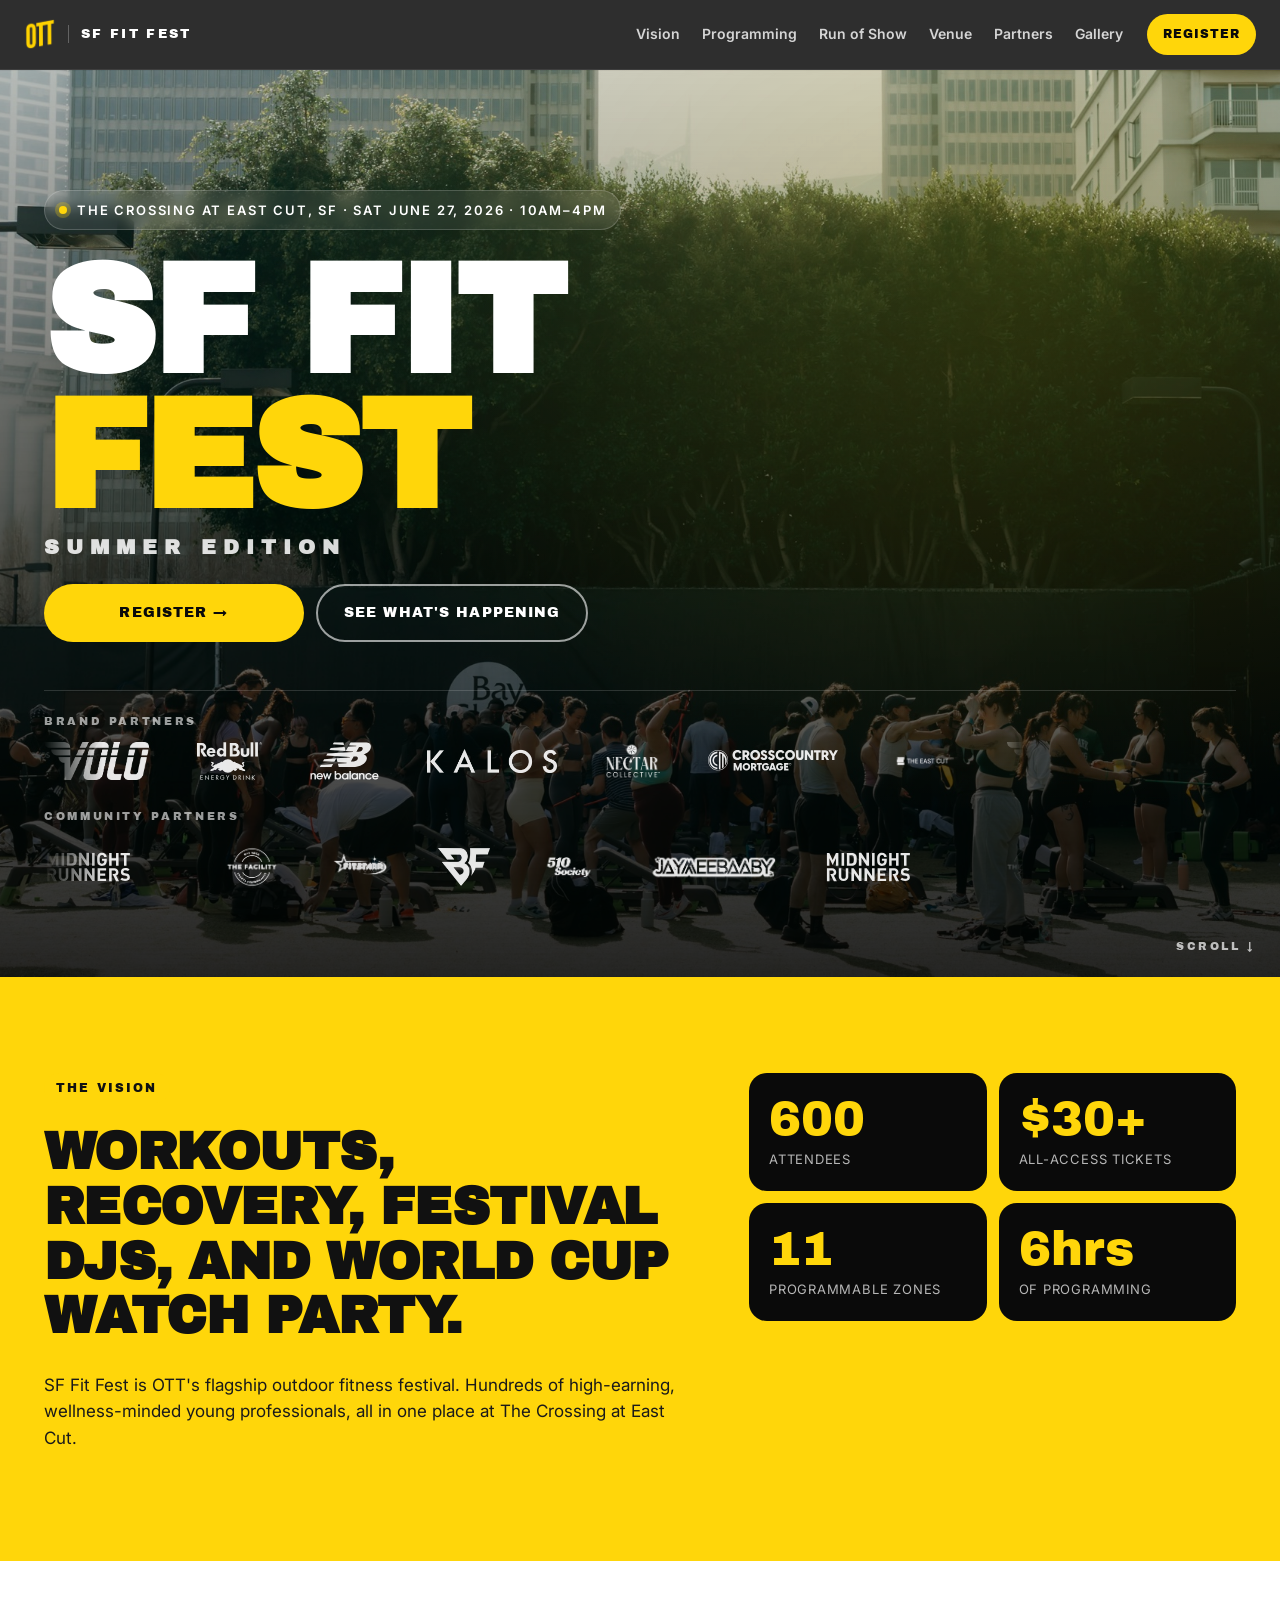
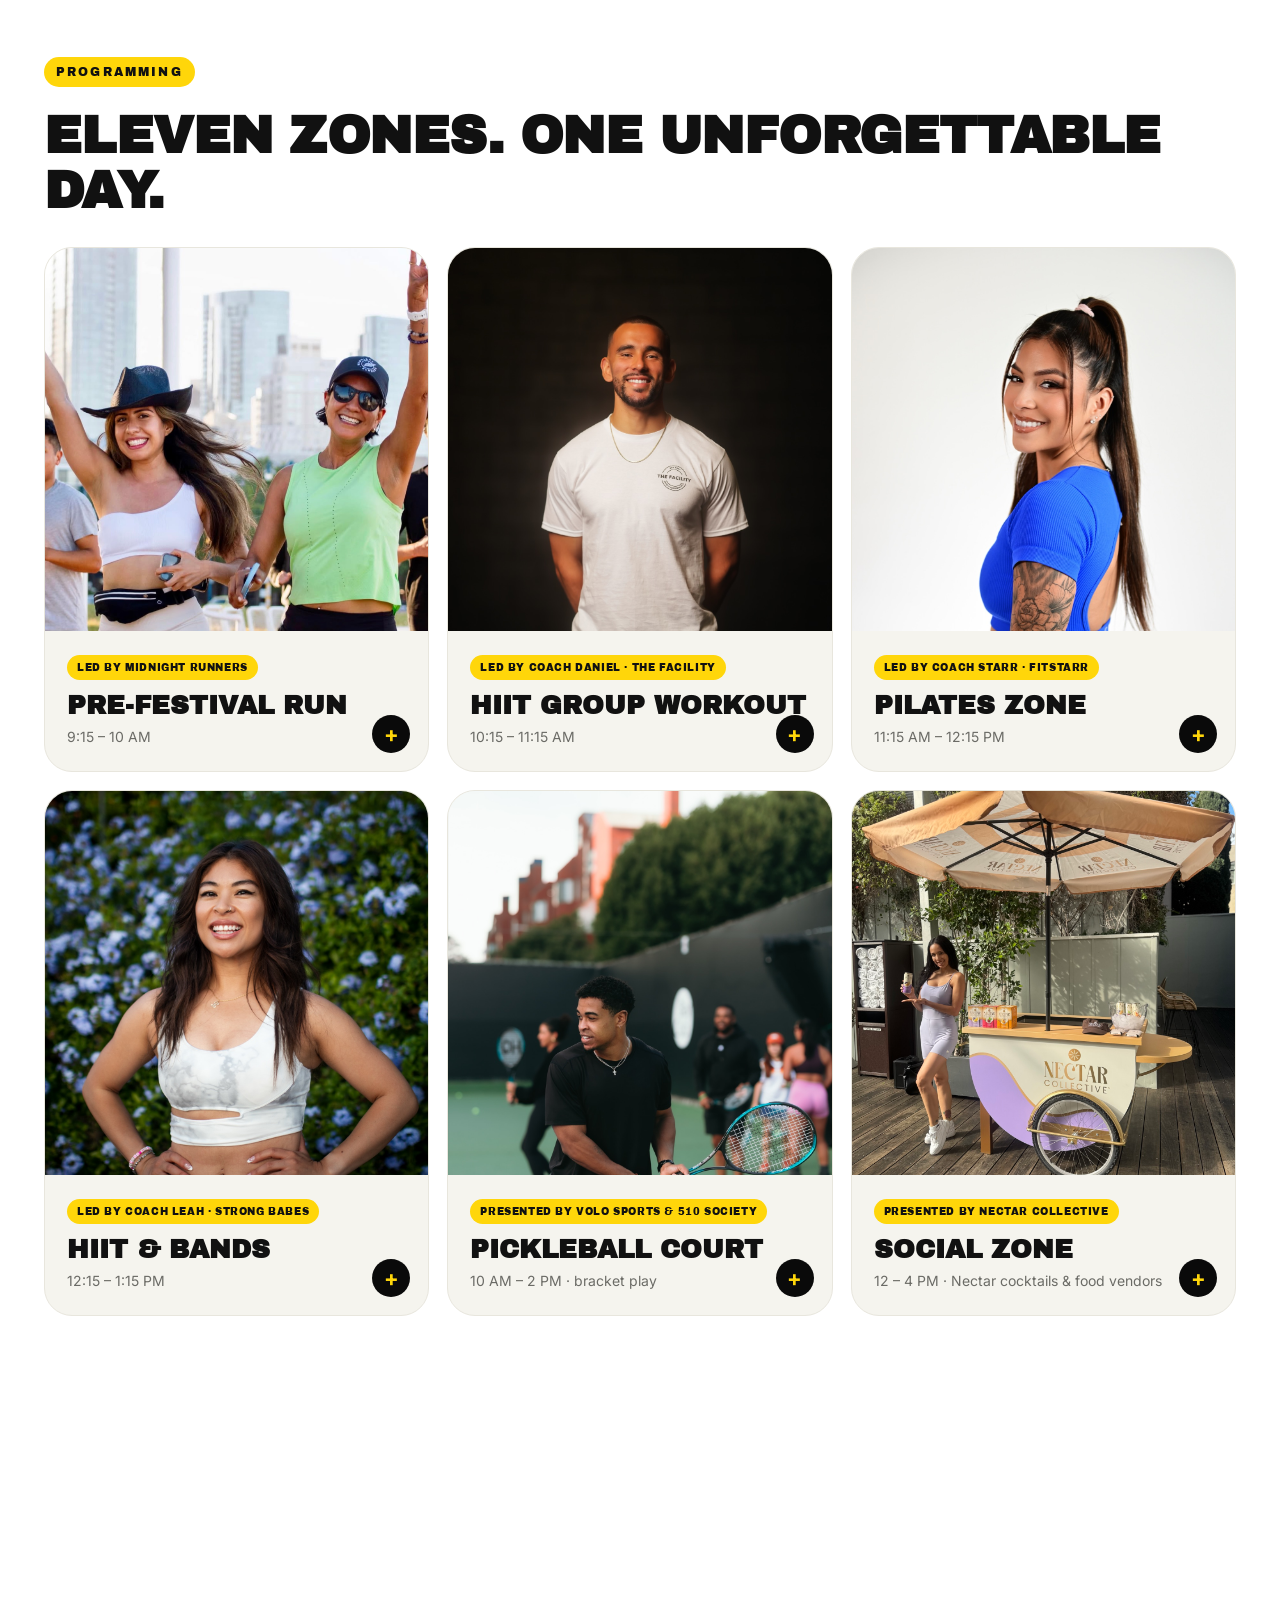
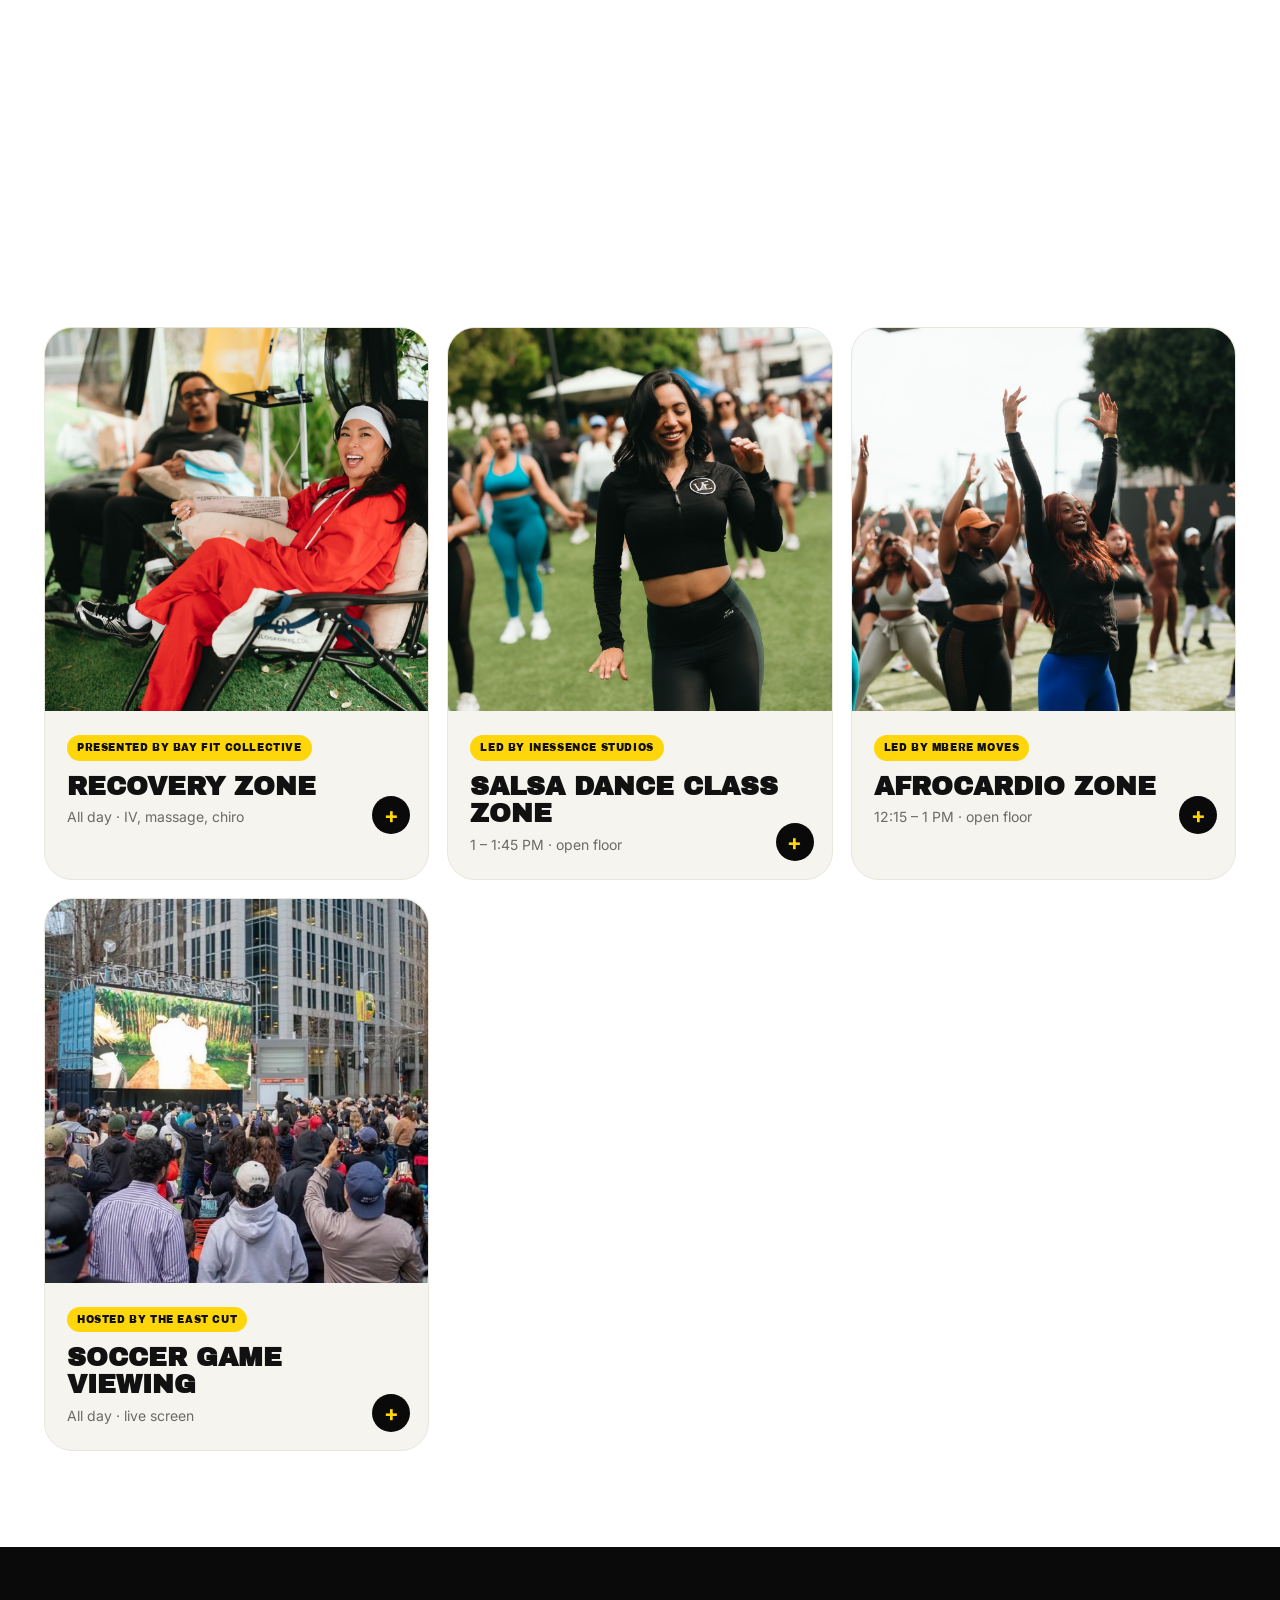
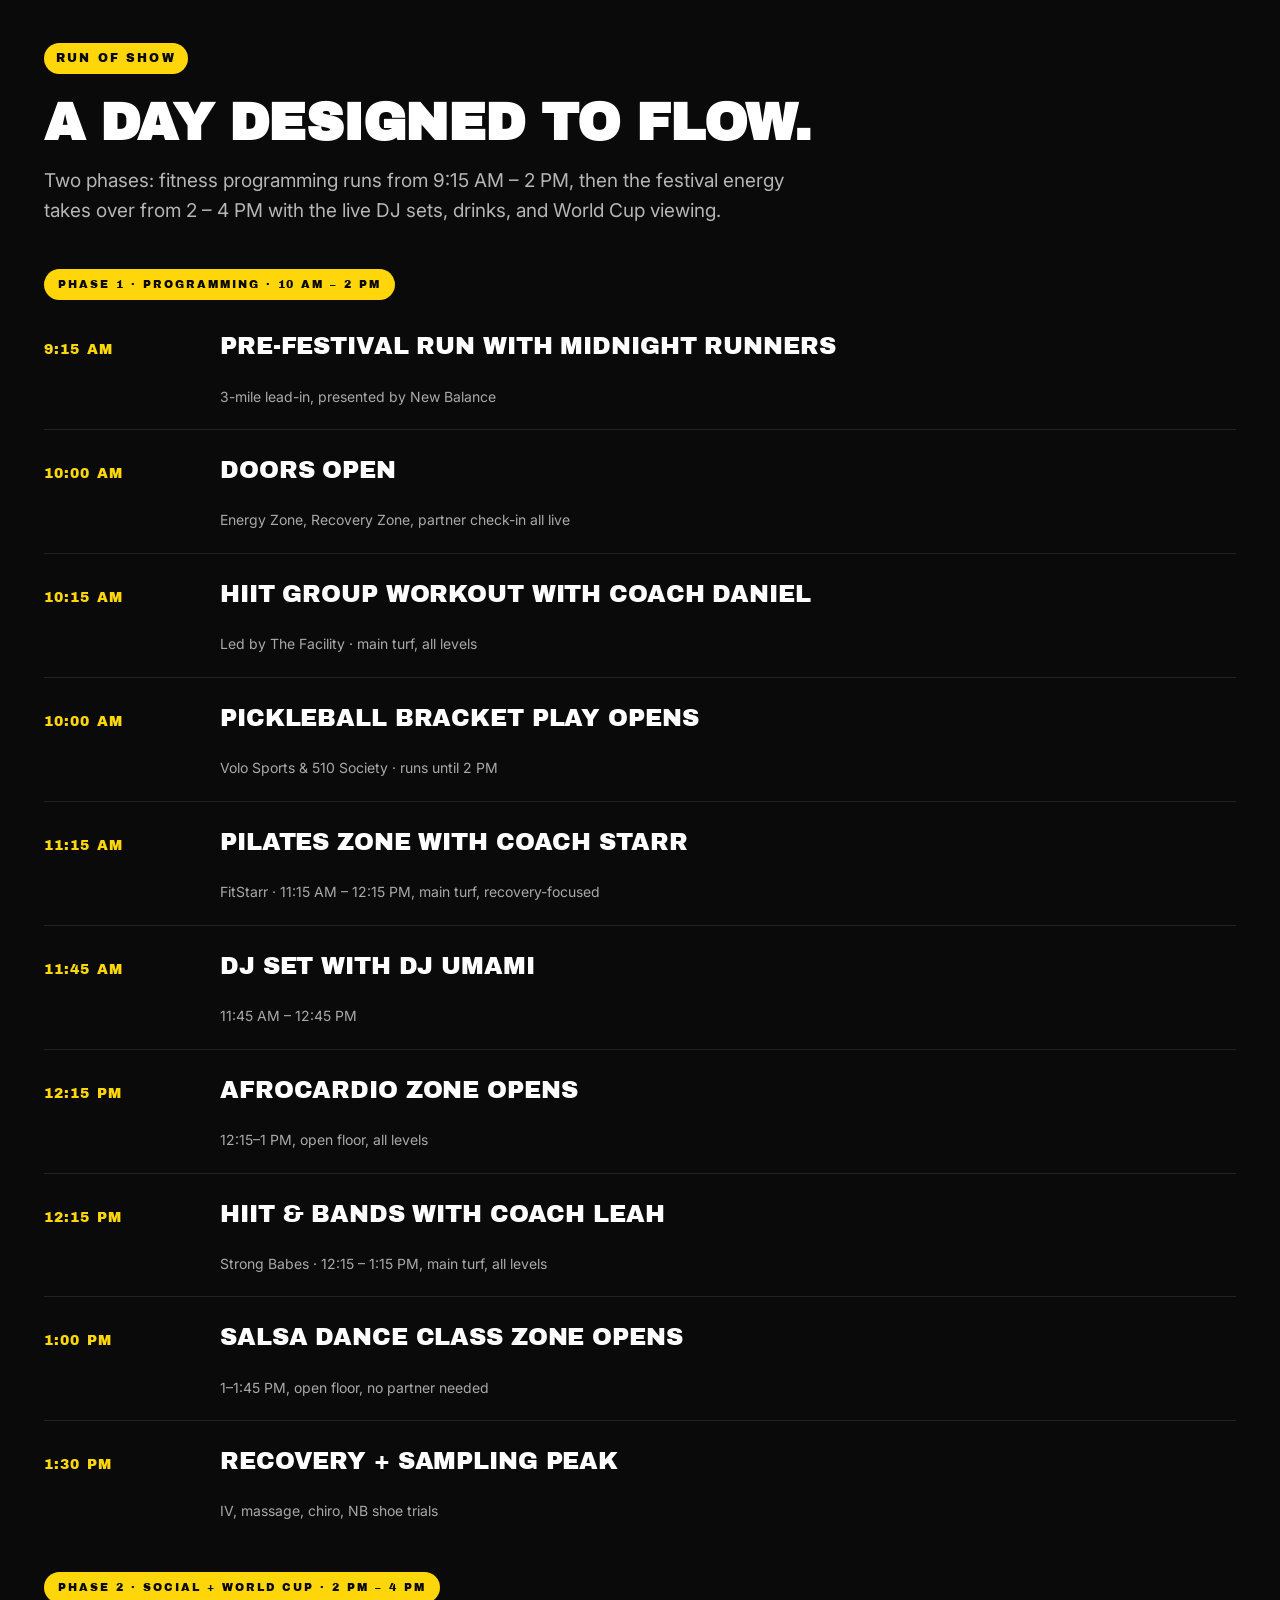
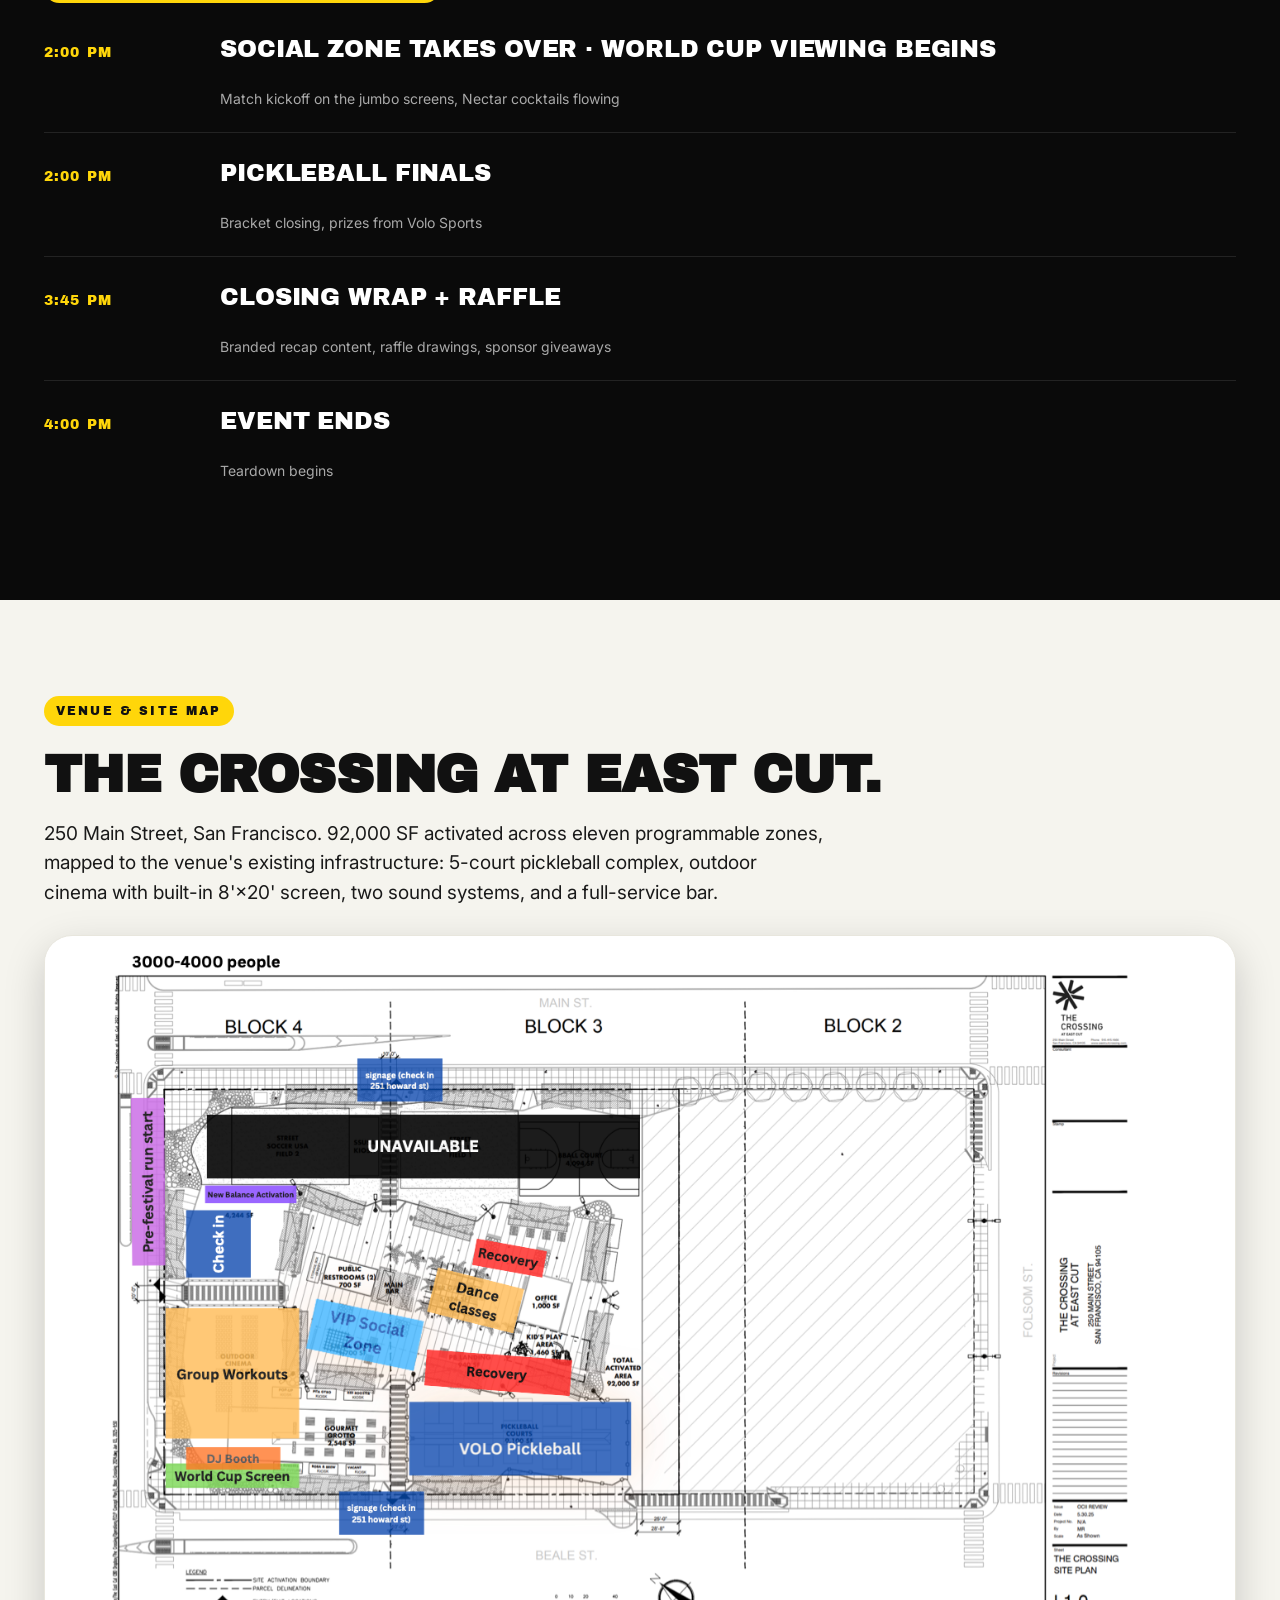
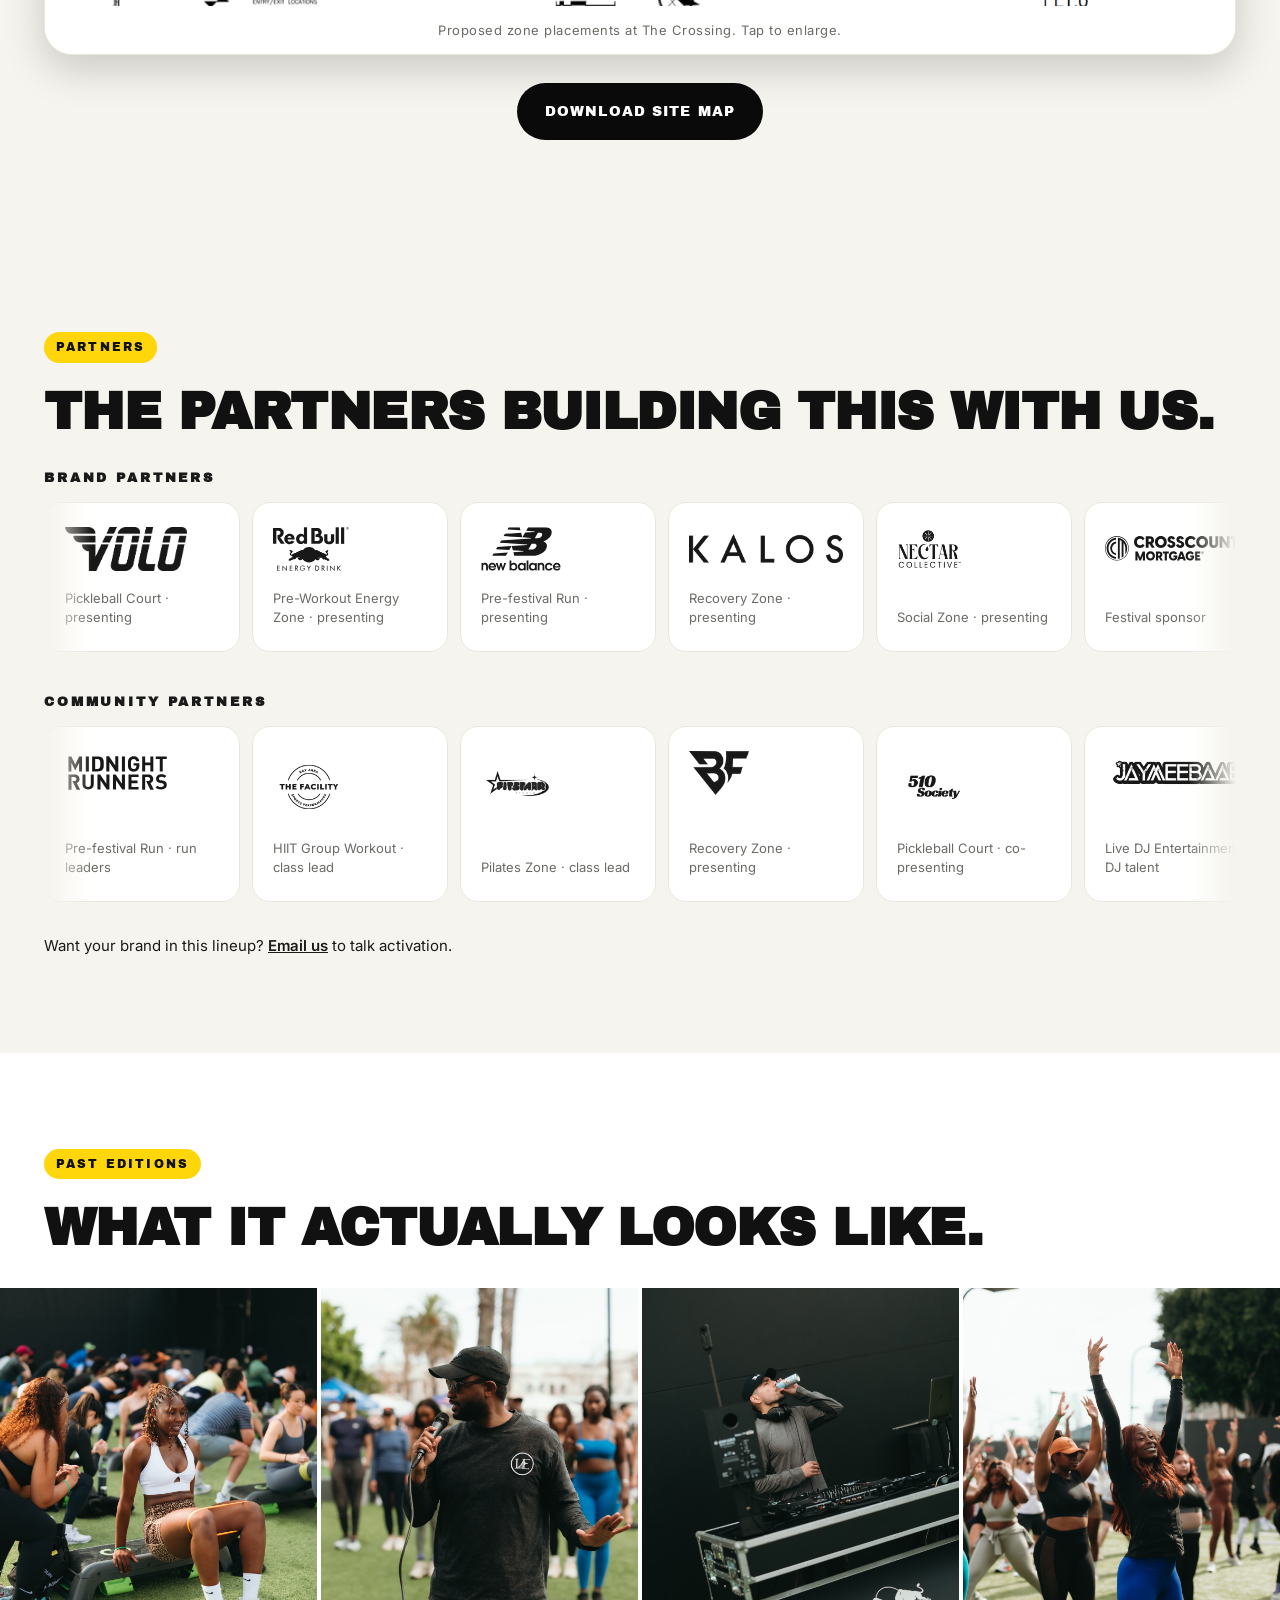
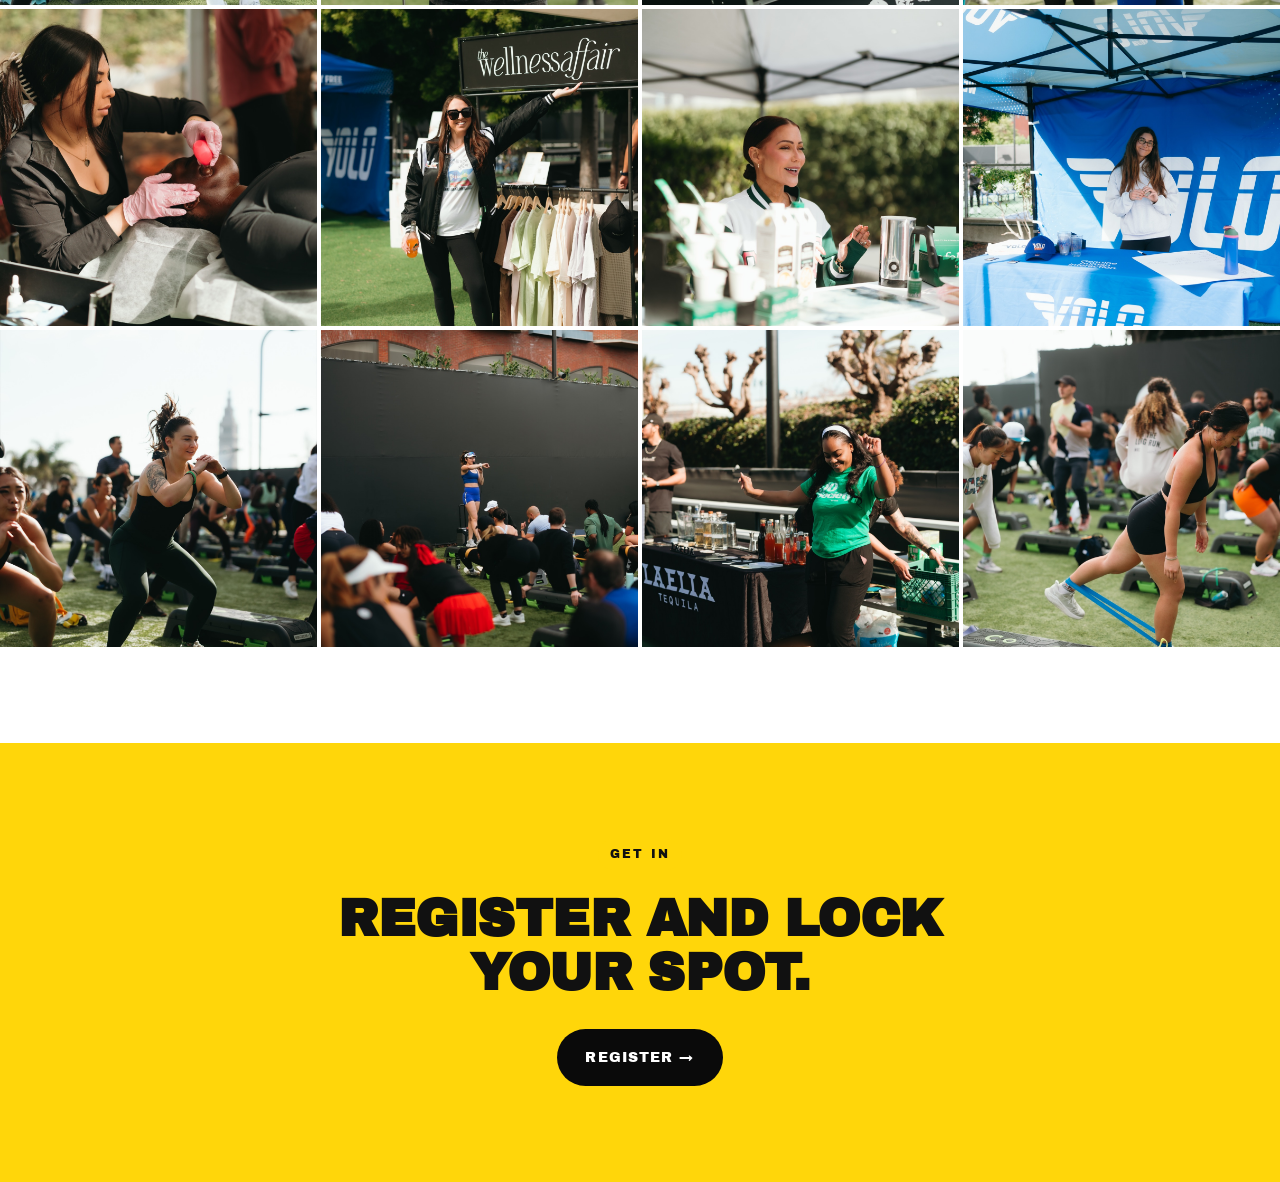
<file: index.html>
<!doctype html>
<html lang="en">
<head>
<meta charset="utf-8" />
<meta name="viewport" content="width=device-width, initial-scale=1, viewport-fit=cover" />
<meta name="theme-color" content="#FFD60A" />
<title>SF Fit Fest: Summer Edition · June 27, 2026 · The Crossing at East Cut, SF</title>
<meta name="description" content="A high-energy fitness festival at The Crossing at East Cut, San Francisco. Saturday, June 27, 2026, 10AM-4PM. Group workouts, pickleball, salsa social, recovery, World Cup viewing, and standout brand activations. Tickets from $30." />

<meta property="og:title" content="SF Fit Fest: Summer Edition · June 27, 2026" />
<meta property="og:description" content="Saturday, June 27, 2026 at The Crossing at East Cut, SF. Group workouts, pickleball, salsa social, recovery, World Cup viewing, and brand activations. Tickets from $30." />
<meta property="og:type" content="website" />
<meta property="og:image" content="images/CU9A0424-2.jpg" />

<link rel="preconnect" href="https://fonts.googleapis.com" />
<link rel="preconnect" href="https://fonts.gstatic.com" crossorigin />
<link href="https://fonts.googleapis.com/css2?family=Archivo+Black&family=Inter:wght@400;500;600;700;800;900&display=swap" rel="stylesheet" />

<link rel="stylesheet" href="styles.css" />

<!-- Amplitude Browser SDK 2 (autocapture: page views, sessions, clicks, forms, downloads, attribution) -->
<script src="https://cdn.amplitude.com/script/75eb4d431c25d8f1b1d9c382d3526f08.js"></script>

<!-- Meta Pixel Code -->
<script>
!function(f,b,e,v,n,t,s)
{if(f.fbq)return;n=f.fbq=function(){n.callMethod?
n.callMethod.apply(n,arguments):n.queue.push(arguments)};
if(!f._fbq)f._fbq=n;n.push=n;n.loaded=!0;n.version='2.0';
n.queue=[];t=b.createElement(e);t.async=!0;
t.src=v;s=b.getElementsByTagName(e)[0];
s.parentNode.insertBefore(t,s)}(window, document,'script',
'https://connect.facebook.net/en_US/fbevents.js');
fbq('init', '1495548463835448');
fbq('track', 'PageView');
</script>
<noscript><img height="1" width="1" style="display:none"
src="https://www.facebook.com/tr?id=1495548463835448&ev=PageView&noscript=1"
/></noscript>
<!-- End Meta Pixel Code -->
</head>
<body>

<header class="nav">
  <a href="#top" class="nav__brand">
    <img class="brand-mark" src="logos/ott.png" alt="OTT" />
    <span class="brand-divider"></span>
    <span class="brand-event">SF FIT FEST</span>
  </a>
  <nav class="nav__links">
    <a href="#vision">Vision</a>
    <a href="#programming">Programming</a>
    <a href="#schedule">Run of Show</a>
    <a href="#venue">Venue</a>
    <a href="#partners">Partners</a>
    <a href="#gallery">Gallery</a>
  </nav>
  <span class="rsvp-trigger rsvp-trigger--sm">
    <a class="btn btn--small btn--yellow" href="#register" tabindex="-1" aria-hidden="true">Register</a>
    <iframe class="rsvp-trigger__frame" title="Register" src="https://sweatpals.com/embed/super-bowl-sf-fit-fest-31a?size=lg&buttonText=RSVP&fullWidth=true&fontFamily=Poppins&loader=false"></iframe>
  </span>
</header>

<!-- HERO -->
<section class="hero" id="top">
  <img class="hero__bg" src="images/CU9A0424-2.jpg" alt="SF Fit Fest crowd workout with skyline" />
  <div class="hero__overlay"></div>
  <div class="hero__content">
    <div class="hero__eyebrow">
      <span class="dot"></span> The Crossing at East Cut, SF · Sat June 27, 2026 · 10AM&ndash;4PM
    </div>
    <h1 class="hero__title">
      <span class="line">SF FIT</span>
      <span class="line line--yellow">FEST</span>
      <span class="line line--small">SUMMER EDITION</span>
    </h1>
    <div class="hero__ctas">
      <span class="rsvp-trigger rsvp-trigger--lg">
        <a class="btn btn--yellow btn--lg" href="#register" tabindex="-1" aria-hidden="true">Register →</a>
        <iframe class="rsvp-trigger__frame" title="Register" src="https://sweatpals.com/embed/super-bowl-sf-fit-fest-31a?size=lg&buttonText=RSVP&fullWidth=true&fontFamily=Poppins&loader=false"></iframe>
      </span>
      <a class="btn btn--ghost btn--lg" href="#programming">See what's happening</a>
    </div>
    <div class="hero__partners">
      <span class="hero__partners-label">Brand partners</span>
      <div class="logo-marquee">
        <div class="logo-row" aria-label="Brand partners">
          <img src="logos/volo.png" alt="Volo Sports" />
          <img src="logos/redbull.svg" alt="Red Bull" />
          <img src="logos/newbalance.svg" alt="New Balance" />
          <img src="logos/kalos.png" alt="Kalos Health" />
          <img src="logos/nectar.png" alt="Nectar Collective" />
          <img src="logos/crosscountry.svg" alt="CrossCountry Mortgage" />
          <img src="logos/eastcut.png" alt="The East Cut" />
          <img src="logos/volo.png" alt="" aria-hidden="true" />
          <img src="logos/redbull.svg" alt="" aria-hidden="true" />
          <img src="logos/newbalance.svg" alt="" aria-hidden="true" />
          <img src="logos/kalos.png" alt="" aria-hidden="true" />
          <img src="logos/nectar.png" alt="" aria-hidden="true" />
          <img src="logos/crosscountry.svg" alt="" aria-hidden="true" />
          <img src="logos/eastcut.png" alt="" aria-hidden="true" />
          <img src="logos/volo.png" alt="" aria-hidden="true" />
          <img src="logos/redbull.svg" alt="" aria-hidden="true" />
          <img src="logos/newbalance.svg" alt="" aria-hidden="true" />
          <img src="logos/kalos.png" alt="" aria-hidden="true" />
          <img src="logos/nectar.png" alt="" aria-hidden="true" />
          <img src="logos/crosscountry.svg" alt="" aria-hidden="true" />
          <img src="logos/eastcut.png" alt="" aria-hidden="true" />
        </div>
      </div>
      <span class="hero__partners-label hero__partners-label--social">Community partners</span>
      <div class="logo-marquee">
        <div class="logo-row logo-row--alt" aria-label="Community partners">
          <img src="logos/midnightrunners.svg" alt="Midnight Runners" />
          <img src="logos/thefacility.png?v=2" alt="The Facility" />
          <img src="logos/fitstarr.png?v=2" alt="FitStarr" />
          <img src="logos/bayfit.png" alt="Bay Fit Collective" />
          <img src="logos/510society.png" alt="510 Society" />
          <img src="logos/jaymeebaaby.png" alt="DJ Jaymee Baaby" />
          <img src="logos/midnightrunners.svg" alt="" aria-hidden="true" />
          <img src="logos/thefacility.png?v=2" alt="" aria-hidden="true" />
          <img src="logos/fitstarr.png?v=2" alt="" aria-hidden="true" />
          <img src="logos/bayfit.png" alt="" aria-hidden="true" />
          <img src="logos/510society.png" alt="" aria-hidden="true" />
          <img src="logos/jaymeebaaby.png" alt="" aria-hidden="true" />
          <img src="logos/midnightrunners.svg" alt="" aria-hidden="true" />
          <img src="logos/thefacility.png?v=2" alt="" aria-hidden="true" />
          <img src="logos/fitstarr.png?v=2" alt="" aria-hidden="true" />
          <img src="logos/bayfit.png" alt="" aria-hidden="true" />
          <img src="logos/510society.png" alt="" aria-hidden="true" />
          <img src="logos/jaymeebaaby.png" alt="" aria-hidden="true" />
        </div>
      </div>
    </div>
  </div>
  <div class="hero__scroll">scroll ↓</div>
</section>

<!-- VISION + STATS -->
<section class="band band--yellow" id="vision">
  <div class="container">
    <div class="vision__grid">
      <div class="vision__copy">
        <span class="kicker">The vision</span>
        <h2 class="h2">Workouts, recovery, festival DJs, and World Cup watch party.</h2>
        <p>
          SF Fit Fest is OTT's flagship outdoor fitness festival. Hundreds of high-earning,
          wellness-minded young professionals, all in one place at The Crossing at East Cut.
        </p>
      </div>
      <div class="vision__stats">
        <div class="stat"><div class="stat__num">600</div><div class="stat__label">Attendees</div></div>
        <div class="stat"><div class="stat__num">$30+</div><div class="stat__label">All-access tickets</div></div>
        <div class="stat"><div class="stat__num">11</div><div class="stat__label">Programmable zones</div></div>
        <div class="stat"><div class="stat__num">6hrs</div><div class="stat__label">Of programming</div></div>
      </div>
    </div>
  </div>
</section>

<!-- PROGRAMMING GRID -->
<section class="band" id="programming">
  <div class="container">
    <span class="kicker">Programming</span>
    <h2 class="h2">Eleven zones. One unforgettable day.</h2>
    <div class="prog-grid">

      <article class="card" data-card>
        <img class="card__img" src="images/runners.jpg" alt="Pre-festival run with Midnight Runners and SF skyline" />
        <div class="card__body">
          <div class="card__partner">Led by Midnight Runners</div>
          <h3 class="card__title">Pre-festival Run</h3>
          <p class="card__sub">9:15 &ndash; 10 AM</p>
          <div class="card__expand">
            <p>A 3-mile lead-in run with the Bay's loudest crew before doors open. New Balance silhouettes available to trial along the route.</p>
          </div>
          <button class="card__toggle" aria-label="Expand">+</button>
        </div>
      </article>

      <article class="card" data-card>
        <img class="card__img" src="images/coach_daniel.jpg" alt="Coach Daniel of The Facility leading HIIT" />
        <div class="card__body">
          <div class="card__partner">Led by Coach Daniel · The Facility</div>
          <h3 class="card__title">HIIT Group Workout</h3>
          <p class="card__sub">10:15 &ndash; 11:15 AM</p>
          <div class="card__expand">
            <p>Coach Daniel of The Facility opens the day with a high-intensity interval workout on the main turf, with modifications for every level. Up to 50 spots to start. The block flows into mat pilates at 11:15 in the same space.</p>
          </div>
          <button class="card__toggle" aria-label="Expand">+</button>
        </div>
      </article>

      <article class="card" data-card>
        <img class="card__img" src="images/coach_starr.jpg?v=2" alt="Coach Starr of FitStarr" />
        <div class="card__body">
          <div class="card__partner">Led by Coach Starr · FitStarr</div>
          <h3 class="card__title">Pilates Zone</h3>
          <p class="card__sub">11:15 AM &ndash; 12:15 PM</p>
          <div class="card__expand">
            <p>Coach Starr of FitStarr leads mat pilates on the main turf — coached, recovery-focused, with modifications for every level. Up to 50 spots to start. Brings down the intensity from the morning HIIT block while keeping the body moving.</p>
          </div>
          <button class="card__toggle" aria-label="Expand">+</button>
        </div>
      </article>

      <article class="card" data-card>
        <img class="card__img" src="images/coach_leah.jpg" alt="Coach Leah of Strong Babes" />
        <div class="card__body">
          <div class="card__partner">Led by Coach Leah · Strong Babes</div>
          <h3 class="card__title">HIIT &amp; Bands</h3>
          <p class="card__sub">12:15 &ndash; 1:15 PM</p>
          <div class="card__expand">
            <p>Coach Leah of Strong Babes leads a high-intensity HIIT + resistance bands session — strength meets conditioning, with modifications for every level.</p>
          </div>
          <button class="card__toggle" aria-label="Expand">+</button>
        </div>
      </article>

      <article class="card" data-card>
        <img class="card__img" src="images/tennis_pickleball.jpg" alt="Pickleball court" />
        <div class="card__body">
          <div class="card__partner">presented by Volo Sports & 510 Society</div>
          <h3 class="card__title">Pickleball Court</h3>
          <p class="card__sub">10 AM &ndash; 2 PM · bracket play</p>
          <div class="card__expand">
            <p>Three hours of bracket-play tournament hosted by Volo Sports and 510 Society. Register through Volo's site to claim your spot — solo or with a partner. Merch and league credits up for grabs.</p>
          </div>
          <button class="card__toggle" aria-label="Expand">+</button>
        </div>
      </article>

      <article class="card" data-card>
        <img class="card__img" src="images/nectar_activation.jpg" alt="Nectar Collective activation cart" />
        <div class="card__body">
          <div class="card__partner">presented by Nectar Collective</div>
          <h3 class="card__title">Social Zone</h3>
          <p class="card__sub">12 &ndash; 4 PM · Nectar cocktails & food vendors</p>
          <div class="card__expand">
            <p>Ready-to-drink cocktails from Nectar Collective and accessible food vendors on site.</p>
          </div>
          <button class="card__toggle" aria-label="Expand">+</button>
        </div>
      </article>

      <article class="card" data-card>
        <img class="card__img" src="images/dj_jaymee.jpg" alt="DJ Jaymee Baaby on the decks" />
        <div class="card__body">
          <div class="card__partner">production by DJ Jaymee Baaby</div>
          <h3 class="card__title">Live DJ Entertainment</h3>
          <p class="card__sub">9:45 AM &ndash; 1:45 PM · DJ Jaymee Baaby on the decks</p>
          <div class="card__expand">
            <p>The festival's sonic backbone. DJ Jaymee Baaby spins from 9:45 AM to 1:45 PM, scoring the workout blocks from the morning warm-up through the midday peak.</p>
          </div>
          <button class="card__toggle" aria-label="Expand">+</button>
        </div>
      </article>

      <article class="card" data-card>
        <img class="card__img" src="images/dj_umami.jpg" alt="DJ Umami" />
        <div class="card__body">
          <div class="card__partner">production by DJ Umami</div>
          <h3 class="card__title">DJ Set with DJ Umami</h3>
          <p class="card__sub">11:45 AM &ndash; 12:45 PM</p>
          <div class="card__expand">
            <p>DJ Umami takes the decks for the mid-day stretch — a high-energy hour scoring lunch and the transition into the afternoon block.</p>
          </div>
          <button class="card__toggle" aria-label="Expand">+</button>
        </div>
      </article>

      <article class="card" data-card>
        <img class="card__img" src="images/redbull_sampling.jpg" alt="Red Bull sampling station" />
        <div class="card__body">
          <div class="card__partner">presented by Red Bull</div>
          <h3 class="card__title">Pre-Workout Energy Zone</h3>
          <p class="card__sub">All day · sampling + DJ booth</p>
          <div class="card__expand">
            <p>Caffeine, hype, and a pre-workout sampling tent to lock in before every block. The Red Bull DJ booth keeps the energy high all day.</p>
          </div>
          <button class="card__toggle" aria-label="Expand">+</button>
        </div>
      </article>

      <article class="card" data-card>
        <img class="card__img" src="images/IV_recovery_station.jpg" alt="IV hydration recovery station" />
        <div class="card__body">
          <div class="card__partner">presented by Bay Fit Collective</div>
          <h3 class="card__title">Recovery Zone</h3>
          <p class="card__sub">All day · IV, massage, chiro</p>
          <div class="card__expand">
            <p>On-site IV hydration, sports massages, and chiropractic adjustments by Bay Fit Collective. Designed to keep you moving and feeling better than when you walked in.</p>
          </div>
          <button class="card__toggle" aria-label="Expand">+</button>
        </div>
      </article>

      <article class="card" data-card>
        <img class="card__img" src="images/salsa_class.jpg" alt="Open salsa dance class" />
        <div class="card__body">
          <div class="card__partner">Led by Inessence Studios</div>
          <h3 class="card__title">Salsa Dance Class Zone</h3>
          <p class="card__sub">1 &ndash; 1:45 PM · open floor</p>
          <div class="card__expand">
            <p>Open-floor salsa class on the dance pad. All levels welcome, no partner required.</p>
          </div>
          <button class="card__toggle" aria-label="Expand">+</button>
        </div>
      </article>

      <article class="card" data-card>
        <img class="card__img" src="images/afrocardio_dance.jpg" alt="Afrocardio dance class" />
        <div class="card__body">
          <div class="card__partner">Led by Mbere Moves</div>
          <h3 class="card__title">Afrocardio Zone</h3>
          <p class="card__sub">12:15 &ndash; 1 PM · open floor</p>
          <div class="card__expand">
            <p>High-energy afrocardio class on the dance pad. All levels welcome, follow along.</p>
          </div>
          <button class="card__toggle" aria-label="Expand">+</button>
        </div>
      </article>

      <article class="card" data-card>
        <img class="card__img" src="images/world_cup.jpg" alt="Outdoor crowd watching match on big screen" />
        <div class="card__body">
          <div class="card__partner">Hosted by The East Cut</div>
          <h3 class="card__title">Soccer Game Viewing</h3>
          <p class="card__sub">All day · live screen</p>
          <div class="card__expand">
            <p>Live soccer matches on-screen all day. Cheer your team between blocks with food, drinks, and the festival crew.</p>
          </div>
          <button class="card__toggle" aria-label="Expand">+</button>
        </div>
      </article>

    </div>
  </div>
</section>

<!-- RUN OF SHOW -->
<section class="band band--dark" id="schedule">
  <div class="container">
    <span class="kicker kicker--yellow">Run of show</span>
    <h2 class="h2 h2--light">A day designed to flow.</h2>
    <p class="lede" style="color:rgba(255,255,255,.7); margin:-12px 0 36px; max-width:780px;">
      Two phases: fitness programming runs from 9:15 AM &ndash; 2 PM, then the festival energy takes over from 2 &ndash; 4 PM with the live DJ sets, drinks, and World Cup viewing.
    </p>

    <div class="ros-phase-label">Phase 1 &middot; Programming &middot; 10 AM &ndash; 2 PM</div>
    <ol class="schedule">
      <li><span class="schedule__time">9:15 AM</span><span class="schedule__title">Pre-festival run with Midnight Runners</span><span class="schedule__sub">3-mile lead-in, presented by New Balance</span></li>
      <li><span class="schedule__time">10:00 AM</span><span class="schedule__title">Doors open</span><span class="schedule__sub">Energy Zone, Recovery Zone, partner check-in all live</span></li>
      <li><span class="schedule__time">10:15 AM</span><span class="schedule__title">HIIT group workout with Coach Daniel</span><span class="schedule__sub">Led by The Facility · main turf, all levels</span></li>
      <li><span class="schedule__time">10:00 AM</span><span class="schedule__title">Pickleball bracket play opens</span><span class="schedule__sub">Volo Sports & 510 Society · runs until 2 PM</span></li>
      <li><span class="schedule__time">11:15 AM</span><span class="schedule__title">Pilates Zone with Coach Starr</span><span class="schedule__sub">FitStarr · 11:15 AM &ndash; 12:15 PM, main turf, recovery-focused</span></li>
      <li><span class="schedule__time">11:45 AM</span><span class="schedule__title">DJ set with DJ Umami</span><span class="schedule__sub">11:45 AM &ndash; 12:45 PM</span></li>
      <li><span class="schedule__time">12:15 PM</span><span class="schedule__title">Afrocardio Zone opens</span><span class="schedule__sub">12:15&ndash;1 PM, open floor, all levels</span></li>
      <li><span class="schedule__time">12:15 PM</span><span class="schedule__title">HIIT &amp; Bands with Coach Leah</span><span class="schedule__sub">Strong Babes · 12:15 &ndash; 1:15 PM, main turf, all levels</span></li>
      <li><span class="schedule__time">1:00 PM</span><span class="schedule__title">Salsa Dance Class Zone opens</span><span class="schedule__sub">1&ndash;1:45 PM, open floor, no partner needed</span></li>
      <li><span class="schedule__time">1:30 PM</span><span class="schedule__title">Recovery + sampling peak</span><span class="schedule__sub">IV, massage, chiro, NB shoe trials</span></li>
    </ol>

    <div class="ros-phase-label">Phase 2 &middot; Social + World Cup &middot; 2 PM &ndash; 4 PM</div>
    <ol class="schedule">
      <li><span class="schedule__time">2:00 PM</span><span class="schedule__title">Social Zone takes over &middot; World Cup viewing begins</span><span class="schedule__sub">Match kickoff on the jumbo screens, Nectar cocktails flowing</span></li>
      <li><span class="schedule__time">2:00 PM</span><span class="schedule__title">Pickleball finals</span><span class="schedule__sub">Bracket closing, prizes from Volo Sports</span></li>
      <li><span class="schedule__time">3:45 PM</span><span class="schedule__title">Closing wrap + raffle</span><span class="schedule__sub">Branded recap content, raffle drawings, sponsor giveaways</span></li>
      <li><span class="schedule__time">4:00 PM</span><span class="schedule__title">Event ends</span><span class="schedule__sub">Teardown begins</span></li>
    </ol>
  </div>
</section>

<!-- VENUE / SITE MAP -->
<section class="band band--cream" id="venue">
  <div class="container">
    <span class="kicker">Venue &amp; site map</span>
    <h2 class="h2">The Crossing at East Cut.</h2>
    <p class="lede" style="margin:-12px 0 28px; max-width:780px;">
      250 Main Street, San Francisco. 92,000 SF activated across eleven programmable zones, mapped to the venue's existing infrastructure: 5-court pickleball complex, outdoor cinema with built-in 8'&times;20' screen, two sound systems, and a full-service bar.
    </p>
    <figure class="venue-map">
      <img src="images/crossing-site-map.png" alt="Annotated Crossing at East Cut site plan showing eleven SF Fit Fest zones" />
      <figcaption>Proposed zone placements at The Crossing. Tap to enlarge.</figcaption>
    </figure>
    <div class="venue-cta">
      <a class="btn btn--black btn--lg" href="images/crossing-site-map.png" target="_blank" rel="noopener">Download site map</a>
    </div>
  </div>
</section>

<!-- PARTNERS -->
<section class="band band--cream" id="partners">
  <div class="container">
    <span class="kicker">Partners</span>
    <h2 class="h2">The partners building this with us.</h2>

    <h3 class="partners-subhead">Brand partners</h3>
    <div class="partner-marquee">
      <div class="partner-track">
        <div class="partner"><img class="partner__img" src="logos/volo.png" alt="Volo Sports" /><div class="partner__role">Pickleball Court · presenting</div></div>
        <div class="partner"><img class="partner__img" src="logos/redbull.svg" alt="Red Bull" /><div class="partner__role">Pre-Workout Energy Zone · presenting</div></div>
        <div class="partner"><img class="partner__img" src="logos/newbalance.svg" alt="New Balance" /><div class="partner__role">Pre-festival Run · presenting</div></div>
        <div class="partner"><img class="partner__img" src="logos/kalos.png" alt="Kalos Health" /><div class="partner__role">Recovery Zone · presenting</div></div>
        <div class="partner"><img class="partner__img" src="logos/nectar.png" alt="Nectar Collective" /><div class="partner__role">Social Zone · presenting</div></div>
        <div class="partner"><img class="partner__img" src="logos/crosscountry.svg" alt="CrossCountry Mortgage" /><div class="partner__role">Festival sponsor</div></div>
        <div class="partner"><img class="partner__img" src="logos/eastcut.png" alt="The East Cut" /><div class="partner__role">Festival venue · The Crossing at East Cut</div></div>
        <div class="partner" aria-hidden="true"><img class="partner__img" src="logos/volo.png" alt="" /><div class="partner__role">Pickleball Court · presenting</div></div>
        <div class="partner" aria-hidden="true"><img class="partner__img" src="logos/redbull.svg" alt="" /><div class="partner__role">Pre-Workout Energy Zone · presenting</div></div>
        <div class="partner" aria-hidden="true"><img class="partner__img" src="logos/newbalance.svg" alt="" /><div class="partner__role">Pre-festival Run · presenting</div></div>
        <div class="partner" aria-hidden="true"><img class="partner__img" src="logos/kalos.png" alt="" /><div class="partner__role">Recovery Zone · presenting</div></div>
        <div class="partner" aria-hidden="true"><img class="partner__img" src="logos/nectar.png" alt="" /><div class="partner__role">Social Zone · presenting</div></div>
        <div class="partner" aria-hidden="true"><img class="partner__img" src="logos/crosscountry.svg" alt="" /><div class="partner__role">Festival sponsor</div></div>
        <div class="partner" aria-hidden="true"><img class="partner__img" src="logos/eastcut.png" alt="" /><div class="partner__role">Festival venue · The Crossing at East Cut</div></div>
        <div class="partner" aria-hidden="true"><img class="partner__img" src="logos/volo.png" alt="" /><div class="partner__role">Pickleball Court · presenting</div></div>
        <div class="partner" aria-hidden="true"><img class="partner__img" src="logos/redbull.svg" alt="" /><div class="partner__role">Pre-Workout Energy Zone · presenting</div></div>
        <div class="partner" aria-hidden="true"><img class="partner__img" src="logos/newbalance.svg" alt="" /><div class="partner__role">Pre-festival Run · presenting</div></div>
        <div class="partner" aria-hidden="true"><img class="partner__img" src="logos/kalos.png" alt="" /><div class="partner__role">Recovery Zone · presenting</div></div>
        <div class="partner" aria-hidden="true"><img class="partner__img" src="logos/nectar.png" alt="" /><div class="partner__role">Social Zone · presenting</div></div>
        <div class="partner" aria-hidden="true"><img class="partner__img" src="logos/crosscountry.svg" alt="" /><div class="partner__role">Festival sponsor</div></div>
        <div class="partner" aria-hidden="true"><img class="partner__img" src="logos/eastcut.png" alt="" /><div class="partner__role">Festival venue · The Crossing at East Cut</div></div>
      </div>
    </div>

    <h3 class="partners-subhead">Community partners</h3>
    <div class="partner-marquee">
      <div class="partner-track partner-track--alt">
        <div class="partner"><img class="partner__img" src="logos/midnightrunners.svg" alt="Midnight Runners" /><div class="partner__role">Pre-festival Run · run leaders</div></div>
        <div class="partner"><img class="partner__img" src="logos/thefacility.png?v=2" alt="The Facility" /><div class="partner__role">HIIT Group Workout · class lead</div></div>
        <div class="partner"><img class="partner__img" src="logos/fitstarr.png?v=2" alt="FitStarr" /><div class="partner__role">Pilates Zone · class lead</div></div>
        <div class="partner"><img class="partner__img" src="logos/bayfit.png" alt="Bay Fit Collective" /><div class="partner__role">Recovery Zone · presenting</div></div>
        <div class="partner"><img class="partner__img" src="logos/510society.png" alt="510 Society" /><div class="partner__role">Pickleball Court · co-presenting</div></div>
        <div class="partner"><img class="partner__img" src="logos/jaymeebaaby.png" alt="DJ Jaymee Baaby" /><div class="partner__role">Live DJ Entertainment · DJ talent</div></div>
        <div class="partner" aria-hidden="true"><img class="partner__img" src="logos/midnightrunners.svg" alt="" /><div class="partner__role">Pre-festival Run · run leaders</div></div>
        <div class="partner" aria-hidden="true"><img class="partner__img" src="logos/thefacility.png?v=2" alt="" /><div class="partner__role">HIIT Group Workout · class lead</div></div>
        <div class="partner" aria-hidden="true"><img class="partner__img" src="logos/fitstarr.png?v=2" alt="" /><div class="partner__role">Pilates Zone · class lead</div></div>
        <div class="partner" aria-hidden="true"><img class="partner__img" src="logos/bayfit.png" alt="" /><div class="partner__role">Recovery Zone · presenting</div></div>
        <div class="partner" aria-hidden="true"><img class="partner__img" src="logos/510society.png" alt="" /><div class="partner__role">Pickleball Court · co-presenting</div></div>
        <div class="partner" aria-hidden="true"><img class="partner__img" src="logos/jaymeebaaby.png" alt="" /><div class="partner__role">Live DJ Entertainment · DJ talent</div></div>
        <div class="partner" aria-hidden="true"><img class="partner__img" src="logos/midnightrunners.svg" alt="" /><div class="partner__role">Pre-festival Run · run leaders</div></div>
        <div class="partner" aria-hidden="true"><img class="partner__img" src="logos/thefacility.png?v=2" alt="" /><div class="partner__role">HIIT Group Workout · class lead</div></div>
        <div class="partner" aria-hidden="true"><img class="partner__img" src="logos/fitstarr.png?v=2" alt="" /><div class="partner__role">Pilates Zone · class lead</div></div>
        <div class="partner" aria-hidden="true"><img class="partner__img" src="logos/bayfit.png" alt="" /><div class="partner__role">Recovery Zone · presenting</div></div>
        <div class="partner" aria-hidden="true"><img class="partner__img" src="logos/510society.png" alt="" /><div class="partner__role">Pickleball Court · co-presenting</div></div>
        <div class="partner" aria-hidden="true"><img class="partner__img" src="logos/jaymeebaaby.png" alt="" /><div class="partner__role">Live DJ Entertainment · DJ talent</div></div>
      </div>
    </div>

    <p class="partners-cta">
      Want your brand in this lineup? <a href="mailto:experienceott@gmail.com?subject=SF%20Fit%20Fest%20Summer%20Edition%20Partnership">Email us</a>
      to talk activation.
    </p>
  </div>
</section>

<!-- GALLERY -->
<section class="band" id="gallery">
  <div class="container">
    <span class="kicker">Past editions</span>
    <h2 class="h2">What it actually looks like.</h2>
  </div>
  <div class="gallery">
    <img src="images/group_workout_2.jpg" alt="" />
    <img src="images/salsa_classes.jpg" alt="" />
    <img src="images/dj_set.jpg" alt="" />
    <img src="images/afrocardio_dance.jpg" alt="" />
    <img src="images/massage.jpg" alt="" />
    <img src="images/wellness_recovery_zone_.jpg" alt="" />
    <img src="images/matcha.jpg" alt="" />
    <img src="images/volo_sports.jpg" alt="" />
    <img src="images/hiit_group_workout_2.jpg" alt="" />
    <img src="images/group_workout_coach_5.jpg" alt="" />
    <img src="images/tequila_drinks.jpg" alt="" />
    <img src="images/group_workout_3.jpg" alt="" />
  </div>
</section>

<!-- REGISTER / CTA -->
<section class="band band--yellow" id="register">
  <div class="container container--narrow text-center">
    <span class="kicker">Get in</span>
    <h2 class="h2">Register and lock your spot.</h2>
    <div class="cta-row">
      <span class="rsvp-trigger rsvp-trigger--lg">
        <a class="btn btn--black btn--lg" href="#" tabindex="-1" aria-hidden="true">Register →</a>
        <iframe class="rsvp-trigger__frame" title="Register" src="https://sweatpals.com/embed/super-bowl-sf-fit-fest-31a?size=lg&buttonText=RSVP&fullWidth=true&fontFamily=Poppins&loader=false"></iframe>
      </span>
    </div>
  </div>
</section>

<script src="script.js"></script>
</body>
</html>
</file>
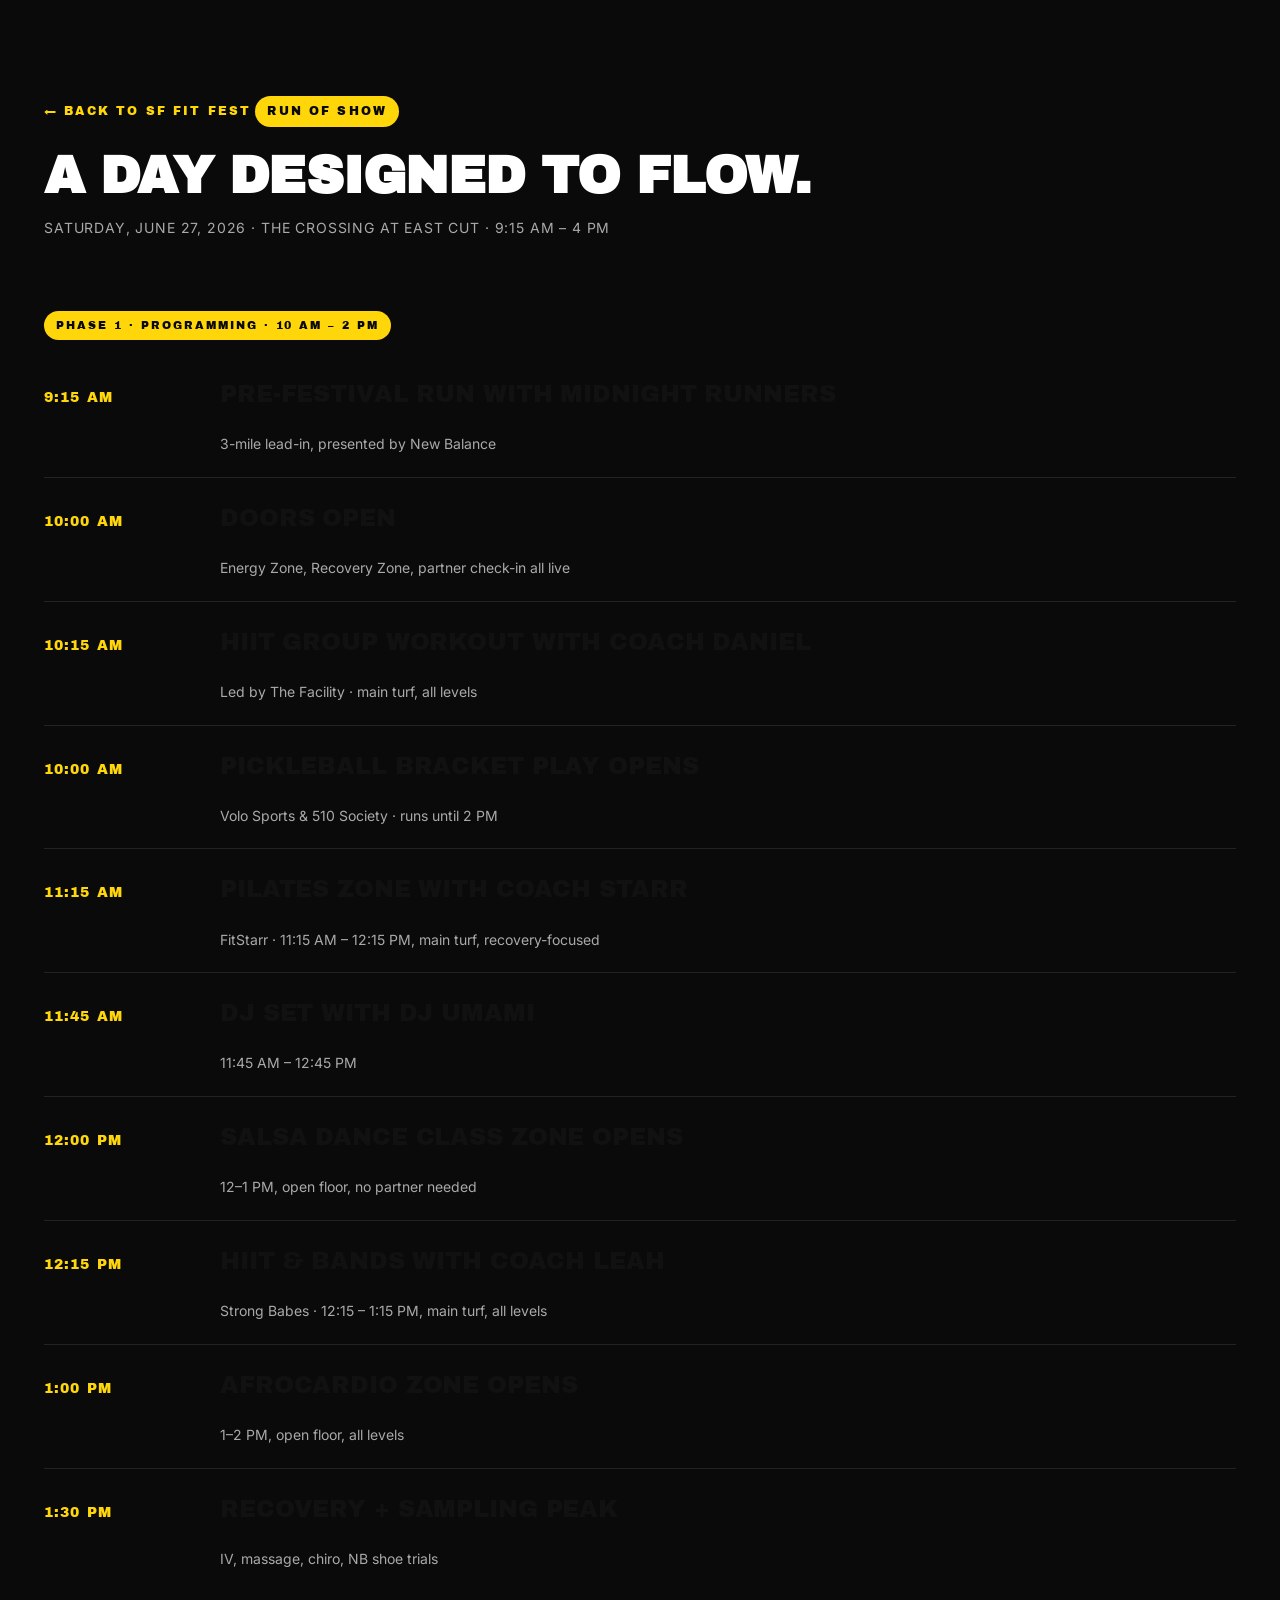
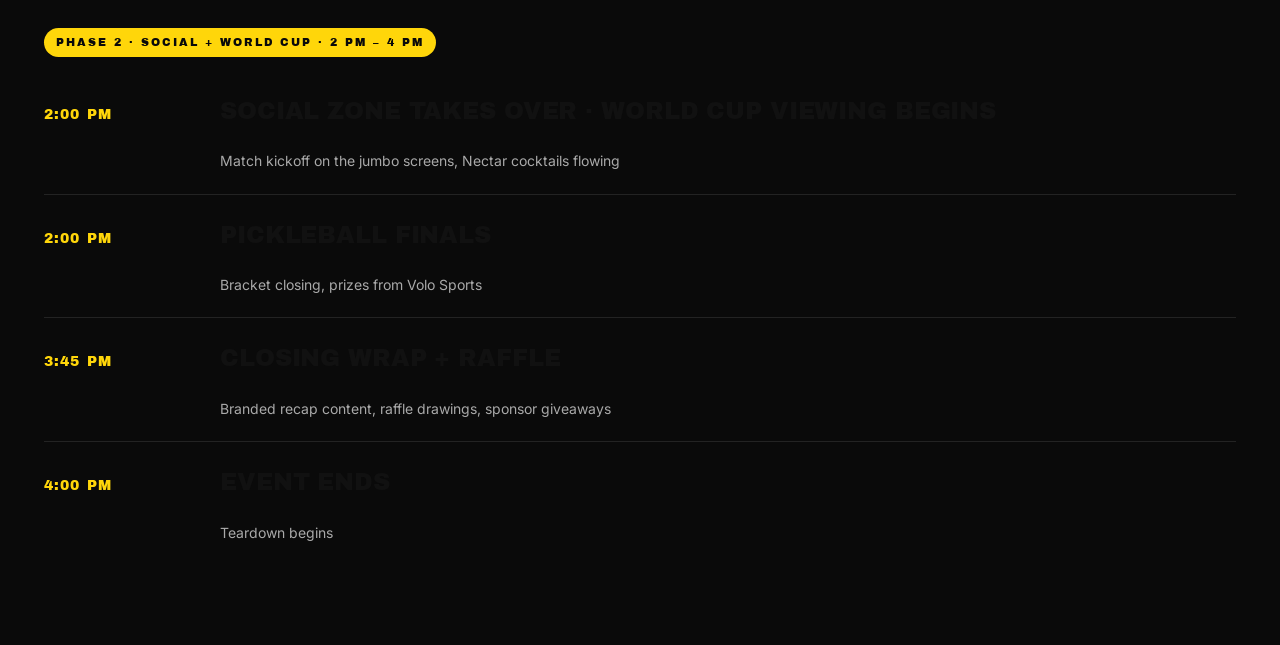
<file: run-of-show.html>
<!doctype html>
<html lang="en">
<head>
<meta charset="utf-8" />
<meta name="viewport" content="width=device-width, initial-scale=1, viewport-fit=cover" />
<meta name="theme-color" content="#0A0A0A" />
<title>SF Fit Fest · Run of Show</title>
<meta name="description" content="SF Fit Fest: Summer Edition run of show. Saturday, June 27, 2026, The Crossing at East Cut, San Francisco." />
<meta name="robots" content="noindex" />
<link rel="preconnect" href="https://fonts.googleapis.com" />
<link rel="preconnect" href="https://fonts.gstatic.com" crossorigin />
<link href="https://fonts.googleapis.com/css2?family=Archivo+Black&family=Inter:wght@400;500;600;700;800;900&display=swap" rel="stylesheet" />
<link rel="stylesheet" href="styles.css" />
<!-- Amplitude Browser SDK 2 (autocapture on) -->
<script src="https://cdn.amplitude.com/script/75eb4d431c25d8f1b1d9c382d3526f08.js"></script>
<style>
  body { background: var(--black); }
  .ros-page { padding: 96px 0 80px; }
  .ros-back {
    display: inline-flex; align-items: center; gap: 8px;
    font-family: var(--display); font-size: 12px; letter-spacing: 0.18em;
    text-transform: uppercase; color: var(--yellow); text-decoration: none;
    margin-bottom: 28px;
  }
  .ros-back:hover { opacity: 0.8; }
  .ros-page .h2 { color: var(--white); margin-bottom: 14px; }
  .ros-meta {
    color: rgba(255,255,255,.65); font-size: 14px; margin: 0 0 36px;
    letter-spacing: 0.06em; text-transform: uppercase;
  }
  .ros-phase {
    display: inline-block;
    font-family: var(--display); font-size: 11px; letter-spacing: 0.18em;
    text-transform: uppercase; color: var(--black); background: var(--yellow);
    padding: 6px 12px; border-radius: 999px; margin: 36px 0 14px;
  }
</style>
</head>
<body>

<section class="ros-page">
  <div class="container">
    <a href="index.html" class="ros-back">← Back to SF Fit Fest</a>
    <span class="kicker kicker--yellow">Run of show</span>
    <h2 class="h2 h2--light">A day designed to flow.</h2>
    <p class="ros-meta">Saturday, June 27, 2026 · The Crossing at East Cut · 9:15 AM &ndash; 4 PM</p>

    <span class="ros-phase">Phase 1 · Programming · 10 AM &ndash; 2 PM</span>
    <ol class="schedule">
      <li><span class="schedule__time">9:15 AM</span><span class="schedule__title">Pre-festival run with Midnight Runners</span><span class="schedule__sub">3-mile lead-in, presented by New Balance</span></li>
      <li><span class="schedule__time">10:00 AM</span><span class="schedule__title">Doors open</span><span class="schedule__sub">Energy Zone, Recovery Zone, partner check-in all live</span></li>
      <li><span class="schedule__time">10:15 AM</span><span class="schedule__title">HIIT group workout with Coach Daniel</span><span class="schedule__sub">Led by The Facility · main turf, all levels</span></li>
      <li><span class="schedule__time">10:00 AM</span><span class="schedule__title">Pickleball bracket play opens</span><span class="schedule__sub">Volo Sports & 510 Society · runs until 2 PM</span></li>
      <li><span class="schedule__time">11:15 AM</span><span class="schedule__title">Pilates Zone with Coach Starr</span><span class="schedule__sub">FitStarr · 11:15 AM &ndash; 12:15 PM, main turf, recovery-focused</span></li>
      <li><span class="schedule__time">11:45 AM</span><span class="schedule__title">DJ set with DJ Umami</span><span class="schedule__sub">11:45 AM &ndash; 12:45 PM</span></li>
      <li><span class="schedule__time">12:00 PM</span><span class="schedule__title">Salsa Dance Class Zone opens</span><span class="schedule__sub">12&ndash;1 PM, open floor, no partner needed</span></li>
      <li><span class="schedule__time">12:15 PM</span><span class="schedule__title">HIIT &amp; Bands with Coach Leah</span><span class="schedule__sub">Strong Babes · 12:15 &ndash; 1:15 PM, main turf, all levels</span></li>
      <li><span class="schedule__time">1:00 PM</span><span class="schedule__title">Afrocardio Zone opens</span><span class="schedule__sub">1&ndash;2 PM, open floor, all levels</span></li>
      <li><span class="schedule__time">1:30 PM</span><span class="schedule__title">Recovery + sampling peak</span><span class="schedule__sub">IV, massage, chiro, NB shoe trials</span></li>
    </ol>

    <span class="ros-phase">Phase 2 · Social + World Cup · 2 PM &ndash; 4 PM</span>
    <ol class="schedule">
      <li><span class="schedule__time">2:00 PM</span><span class="schedule__title">Social Zone takes over · World Cup viewing begins</span><span class="schedule__sub">Match kickoff on the jumbo screens, Nectar cocktails flowing</span></li>
      <li><span class="schedule__time">2:00 PM</span><span class="schedule__title">Pickleball finals</span><span class="schedule__sub">Bracket closing, prizes from Volo Sports</span></li>
      <li><span class="schedule__time">3:45 PM</span><span class="schedule__title">Closing wrap + raffle</span><span class="schedule__sub">Branded recap content, raffle drawings, sponsor giveaways</span></li>
      <li><span class="schedule__time">4:00 PM</span><span class="schedule__title">Event ends</span><span class="schedule__sub">Teardown begins</span></li>
    </ol>
  </div>
</section>

</body>
</html>
</file>
<file: styles.css>
/* ============ TOKENS ============ */
:root {
  --yellow: #FFD60A;
  --yellow-deep: #F5C400;
  --black: #0A0A0A;
  --ink: #111111;
  --ink-2: #1a1a1a;
  --gray-100: #F5F4EE;
  --gray-200: #E8E6DD;
  --gray-500: #6B6B66;
  --white: #FFFFFF;

  --radius: 18px;
  --radius-lg: 28px;

  --container: 1240px;
  --container-narrow: 820px;

  --shadow-sm: 0 4px 14px rgba(0,0,0,.08);
  --shadow-md: 0 14px 40px rgba(0,0,0,.18);

  --display: "Archivo Black", "Inter", system-ui, -apple-system, "Segoe UI", sans-serif;
  --body: "Inter", system-ui, -apple-system, "Segoe UI", sans-serif;
}

* { box-sizing: border-box; }
html, body { margin: 0; padding: 0; }
html { scroll-behavior: smooth; -webkit-text-size-adjust: 100%; }

body {
  font-family: var(--body);
  color: var(--ink);
  background: var(--white);
  line-height: 1.55;
  -webkit-font-smoothing: antialiased;
  text-rendering: optimizeLegibility;
}

img { display: block; max-width: 100%; }
a { color: inherit; }
button { font: inherit; }

/* ============ LAYOUT HELPERS ============ */
.container {
  max-width: var(--container);
  margin: 0 auto;
  padding: 0 24px;
}
.container--narrow { max-width: var(--container-narrow); }
.text-center { text-align: center; }

.kicker {
  display: inline-block;
  font-family: var(--display);
  font-size: 12px;
  letter-spacing: 0.18em;
  text-transform: uppercase;
  color: var(--ink);
  background: var(--yellow);
  padding: 6px 12px;
  border-radius: 999px;
  margin-bottom: 22px;
}
.kicker--yellow { background: var(--yellow); color: var(--black); }

.h2 {
  font-family: var(--display);
  font-weight: 900;
  font-size: clamp(28px, 4.5vw, 52px);
  line-height: 1.05;
  letter-spacing: -0.01em;
  margin: 0 0 28px;
  text-transform: uppercase;
}
.h2--light { color: var(--white); }

.lede {
  font-size: clamp(16px, 1.6vw, 19px);
  color: var(--ink-2);
  max-width: 640px;
  margin: 0 auto 32px;
}

/* ============ NAV ============ */
.nav {
  position: sticky;
  top: 0;
  z-index: 1;
  display: flex;
  align-items: center;
  gap: 24px;
  padding: 14px 24px;
  background: rgba(10,10,10,.85);
  backdrop-filter: blur(14px);
  -webkit-backdrop-filter: blur(14px);
  color: var(--white);
  border-bottom: 1px solid rgba(255,255,255,.08);
}
.nav__brand {
  display: flex;
  align-items: center;
  gap: 12px;
  text-decoration: none;
  font-family: var(--display);
  letter-spacing: 0.04em;
}
.brand-mark {
  display: block;
  height: 32px;
  width: auto;
}
.brand-mark--lg { height: 60px; }
.brand-divider {
  width: 1px; height: 18px;
  background: rgba(255,255,255,.25);
}
.brand-event {
  font-size: 13px;
  letter-spacing: 0.18em;
  text-transform: uppercase;
}
.nav__links {
  display: none;
  gap: 22px;
  margin-left: auto;
}
.nav__links a {
  font-size: 14px;
  font-weight: 600;
  color: rgba(255,255,255,.8);
  text-decoration: none;
}
.nav__links a:hover { color: var(--yellow); }
.nav .btn { margin-left: auto; }
@media (min-width: 880px) {
  .nav__links { display: flex; }
  .nav .btn { margin-left: 0; }
}

/* ============ BUTTONS ============ */
.btn {
  display: inline-flex;
  align-items: center;
  justify-content: center;
  gap: 6px;
  font-family: var(--display);
  font-size: 13px;
  letter-spacing: 0.08em;
  text-transform: uppercase;
  text-decoration: none;
  padding: 12px 18px;
  border-radius: 999px;
  border: 2px solid transparent;
  cursor: pointer;
  transition: transform .15s ease, background .15s ease, color .15s ease, border-color .15s ease;
  white-space: nowrap;
}
.btn:hover { transform: translateY(-1px); }
.btn--small { padding: 9px 14px; font-size: 12px; }
.btn--lg { padding: 16px 26px; font-size: 14px; }
.btn--yellow { background: var(--yellow); color: var(--black); }
.btn--yellow:hover { background: var(--yellow-deep); }
.btn--black { background: var(--black); color: var(--white); }
.btn--black:hover { background: var(--ink-2); }
.btn--ghost { background: transparent; color: var(--white); border-color: rgba(255,255,255,.6); }
.btn--ghost:hover { background: rgba(255,255,255,.1); }
.btn--ghost-dark { background: transparent; color: var(--black); border-color: var(--black); }
.btn--ghost-dark:hover { background: rgba(0,0,0,.06); }

/* ============ HERO ============ */
.hero {
  position: relative;
  min-height: 90vh;
  display: flex;
  align-items: flex-end;
  overflow: hidden;
  color: var(--white);
}
.hero__bg {
  position: absolute;
  inset: 0;
  width: 100%;
  height: 100%;
  object-fit: cover;
  z-index: 0;
}
.hero__overlay {
  position: absolute;
  inset: 0;
  z-index: 1;
  background:
    radial-gradient(ellipse at 80% 20%, rgba(255,214,10,.18), transparent 55%),
    linear-gradient(180deg, rgba(0,0,0,.2) 0%, rgba(0,0,0,.55) 55%, rgba(0,0,0,.85) 100%);
}
.hero__content {
  position: relative;
  z-index: 2;
  width: 100%;
  max-width: var(--container);
  margin: 0 auto;
  padding: 120px 24px 80px;
}
.hero__eyebrow {
  display: inline-flex;
  align-items: center;
  gap: 10px;
  font-family: var(--body);
  font-weight: 600;
  font-size: 13px;
  letter-spacing: 0.14em;
  text-transform: uppercase;
  background: rgba(255,255,255,.08);
  border: 1px solid rgba(255,255,255,.18);
  padding: 9px 14px;
  border-radius: 999px;
  backdrop-filter: blur(8px);
  margin-bottom: 24px;
}
.hero__eyebrow .dot {
  width: 8px; height: 8px; border-radius: 50%; background: var(--yellow);
  box-shadow: 0 0 0 4px rgba(255,214,10,.25);
}
.hero__title {
  font-family: var(--display);
  font-weight: 900;
  text-transform: uppercase;
  font-size: clamp(56px, 12vw, 180px);
  line-height: 0.88;
  letter-spacing: -0.02em;
  margin: 0 0 28px;
}
.hero__title .line { display: block; }
.hero__title .line--yellow { color: var(--yellow); }
.hero__title .line--small {
  font-size: clamp(16px, 1.6vw, 22px);
  letter-spacing: 0.34em;
  font-weight: 900;
  margin-top: 14px;
  color: rgba(255,255,255,.85);
}
.hero__sub {
  max-width: 620px;
  font-size: clamp(15px, 1.5vw, 18px);
  color: rgba(255,255,255,.85);
  margin: 0 0 32px;
}
.hero__ctas {
  display: flex;
  flex-wrap: wrap;
  gap: 12px;
  margin-bottom: 48px;
}
.hero__ctas .btn--lg,
.hero__ctas .rsvp-trigger { min-width: 260px; }
.hero__ctas .rsvp-trigger .btn--lg { width: 100%; min-width: 0; }
.hero__partners {
  border-top: 1px solid rgba(255,255,255,.15);
  padding-top: 22px;
}
.hero__partners-label {
  font-family: var(--display);
  font-size: 11px;
  letter-spacing: 0.24em;
  text-transform: uppercase;
  color: rgba(255,255,255,.6);
  display: block;
  margin-bottom: 12px;
}
.hero__partners-label--social { margin-top: 28px; }
.logo-marquee {
  width: 100%;
  max-width: 980px;
  overflow: hidden;
  -webkit-mask-image: linear-gradient(to right, transparent, #000 6%, #000 94%, transparent);
  mask-image: linear-gradient(to right, transparent, #000 6%, #000 94%, transparent);
}
.logo-row {
  display: flex;
  align-items: center;
  width: max-content;
  animation: logo-scroll 36s linear infinite;
}
.logo-row:hover { animation-play-state: paused; }
.logo-row--alt { animation-duration: 30s; }
@keyframes logo-scroll {
  from { transform: translateX(0); }
  to { transform: translateX(-33.333%); }
}
.logo-row img {
  height: 38px;
  width: auto;
  max-width: 130px;
  margin-right: 48px;
  flex: 0 0 auto;
  object-fit: contain;
  object-position: center;
  filter: brightness(0) invert(1);
  opacity: 0.9;
}
@media (max-width: 480px) {
  .logo-row img { height: 32px; max-width: 110px; margin-right: 32px; }
}
@media (prefers-reduced-motion: reduce) {
  .logo-row,
  .partner-track { animation: none; }
}
.hero__scroll {
  position: absolute;
  z-index: 2;
  bottom: 22px;
  right: 24px;
  font-family: var(--display);
  font-size: 11px;
  letter-spacing: 0.24em;
  color: rgba(255,255,255,.7);
  text-transform: uppercase;
}

/* ============ BANDS ============ */
.band {
  padding: 96px 0;
  background: var(--white);
}
.band--yellow { background: var(--yellow); }
.band--cream { background: var(--gray-100); }
.band--dark { background: var(--black); color: var(--white); }
.band--dark .h2 { color: var(--white); }

@media (max-width: 720px) {
  .band { padding: 72px 0; }
}

/* ============ VISION ============ */
.vision__grid {
  display: grid;
  gap: 48px;
}
.vision__copy p { font-size: clamp(15px, 1.4vw, 17px); margin: 0 0 14px; color: var(--ink-2); }
.vision__copy strong { background: rgba(0,0,0,.08); padding: 1px 6px; border-radius: 4px; }
.vision__stats {
  display: grid;
  grid-template-columns: repeat(2, 1fr);
  gap: 12px;
}
.stat {
  background: var(--black);
  color: var(--white);
  padding: 22px 20px;
  border-radius: var(--radius);
}
.stat__num {
  font-family: var(--display);
  font-size: clamp(32px, 4vw, 48px);
  line-height: 1;
  color: var(--yellow);
  margin-bottom: 6px;
}
.stat__label {
  font-size: 13px;
  letter-spacing: 0.06em;
  text-transform: uppercase;
  color: rgba(255,255,255,.7);
}
@media (min-width: 900px) {
  .vision__grid { grid-template-columns: 1.3fr 1fr; align-items: start; gap: 72px; }
  .vision__stats { grid-template-columns: repeat(2, 1fr); }
}

/* ============ SCHEDULE ============ */
.ros-phase-label {
  display: inline-block;
  font-family: var(--display);
  font-size: 11px;
  letter-spacing: 0.18em;
  text-transform: uppercase;
  color: var(--black);
  background: var(--yellow);
  padding: 7px 14px;
  border-radius: 999px;
  margin: 28px 0 6px;
}
.ros-phase-label:first-of-type { margin-top: 8px; }

/* ============ OPERATIONAL ASKS ============ */
.ops-simple {
  list-style: none;
  margin: 0;
  padding: 0;
  max-width: 820px;
}
.ops-simple li {
  display: flex;
  align-items: flex-start;
  gap: 18px;
  padding: 22px 0;
  border-top: 1px solid var(--gray-200);
}
.ops-simple li:first-child { border-top: none; padding-top: 4px; }
.ops-simple h4 {
  font-family: var(--display);
  font-size: clamp(18px, 2vw, 22px);
  text-transform: uppercase;
  letter-spacing: -0.005em;
  margin: 0 0 6px;
  color: var(--ink);
}
.ops-simple p {
  margin: 0;
  font-size: 15px;
  line-height: 1.5;
  color: var(--gray-500);
}
.ops-status {
  display: inline-block;
  flex-shrink: 0;
  width: 12px;
  height: 12px;
  border-radius: 50%;
  margin-top: 10px;
  background: var(--gray-500);
  box-shadow: 0 0 0 3px rgba(0,0,0,.04);
}
.ops-status.is-confirmed { background: #34C759; }
.ops-status.is-pending { background: var(--yellow); }
.ops-status.is-open { background: #FF453A; }

/* ============ VENUE / SITE MAP ============ */
.venue-map {
  margin: 0;
  border-radius: var(--radius-lg);
  overflow: hidden;
  background: var(--white);
  border: 1px solid var(--gray-200);
  box-shadow: var(--shadow-md);
}
.venue-map img {
  width: 100%;
  height: auto;
  display: block;
}
.venue-map figcaption {
  font-family: var(--body);
  font-size: 13px;
  color: var(--gray-500);
  text-align: center;
  padding: 14px 16px;
  background: var(--white);
  letter-spacing: 0.04em;
}
.venue-cta {
  text-align: center;
  margin-top: 28px;
}

.schedule {
  list-style: none;
  margin: 0;
  padding: 0;
  display: grid;
  gap: 0;
}
.schedule li {
  display: grid;
  grid-template-columns: 110px 1fr;
  align-items: baseline;
  padding: 22px 0;
  border-bottom: 1px solid rgba(255,255,255,.1);
  gap: 16px;
}
.schedule li:last-child { border-bottom: none; }
.schedule__time {
  font-family: var(--display);
  font-size: 14px;
  letter-spacing: 0.08em;
  color: var(--yellow);
  text-transform: uppercase;
}
.schedule__title {
  font-family: var(--display);
  font-size: clamp(18px, 2vw, 24px);
  text-transform: uppercase;
  letter-spacing: -0.005em;
  display: block;
}
.schedule__sub {
  display: block;
  font-size: 14px;
  color: rgba(255,255,255,.65);
  margin-top: 4px;
  grid-column: 2;
}
@media (min-width: 720px) {
  .schedule li { grid-template-columns: 160px 1fr; }
}

/* ============ PROGRAMMING GRID ============ */
.prog-grid {
  display: grid;
  gap: 18px;
  grid-template-columns: 1fr;
}
.card {
  position: relative;
  border-radius: var(--radius-lg);
  overflow: hidden;
  background: var(--gray-100);
  border: 1px solid var(--gray-200);
  transition: transform .25s ease, box-shadow .25s ease;
  cursor: pointer;
}
.card:hover { transform: translateY(-3px); box-shadow: var(--shadow-md); }
.card__img {
  width: 100%;
  aspect-ratio: 1 / 1;
  object-fit: cover;
  display: block;
}
/* Portrait shots: anchor crop to top so the subject's face is visible */
.card__img[src*="coach_daniel"],
.card__img[src*="coach_starr"],
.card__img[src*="dj_jaymee"],
.card__img[src*="dj_umami"] { object-position: center top; }
.card__body {
  position: relative;
  padding: 22px 22px 24px;
}
.card__partner {
  font-family: var(--display);
  font-size: 10px;
  letter-spacing: 0.06em;
  text-transform: uppercase;
  color: var(--ink);
  background: var(--yellow);
  display: inline-block;
  padding: 5px 10px;
  border-radius: 999px;
  margin-bottom: 12px;
}
.card__title {
  font-family: var(--display);
  font-size: clamp(20px, 2.4vw, 26px);
  line-height: 1.05;
  margin: 0 0 6px;
  text-transform: uppercase;
}
.card__sub {
  font-size: 14px;
  color: var(--gray-500);
  margin: 0;
}
.card__expand {
  max-height: 0;
  overflow: hidden;
  transition: max-height .35s ease, margin .35s ease;
}
.card__expand p {
  margin: 16px 0 0;
  font-size: 15px;
  color: var(--ink-2);
}
.card.is-open .card__expand { max-height: 320px; }
.card__toggle {
  position: absolute;
  right: 18px;
  bottom: 18px;
  width: 38px; height: 38px;
  border-radius: 50%;
  background: var(--black);
  color: var(--yellow);
  border: none;
  font-size: 22px;
  font-weight: 700;
  line-height: 1;
  display: inline-flex;
  align-items: center;
  justify-content: center;
  cursor: pointer;
  transition: transform .25s ease, background .25s ease;
}
.card.is-open .card__toggle { transform: rotate(45deg); background: var(--yellow); color: var(--black); }
.card--feature {
  background: var(--black);
  color: var(--white);
  border-color: var(--black);
}
.card--feature .card__title { color: var(--white); }
.card--feature .card__sub { color: rgba(255,255,255,.7); }
.card--feature .card__expand p { color: rgba(255,255,255,.85); }
.card--feature .card__toggle { background: var(--yellow); color: var(--black); }

@media (min-width: 700px) {
  .prog-grid { grid-template-columns: 1fr 1fr; }
}
@media (min-width: 1080px) {
  .prog-grid { grid-template-columns: repeat(3, 1fr); }
}
/* Mobile: swipeable horizontal carousel instead of a long vertical stack */
@media (max-width: 699px) {
  .prog-grid {
    display: flex;
    overflow-x: auto;
    scroll-snap-type: x mandatory;
    gap: 14px;
    padding-bottom: 14px;
    -webkit-overflow-scrolling: touch;
    scrollbar-width: none;
  }
  .prog-grid::-webkit-scrollbar { display: none; }
  .prog-grid > .card {
    flex: 0 0 86%;
    scroll-snap-align: start;
    align-self: flex-start;
  }
}

/* ============ PARTNERS ============ */
.partners-subhead {
  font-family: var(--display);
  font-size: 13px;
  letter-spacing: 0.22em;
  text-transform: uppercase;
  color: var(--ink-2);
  margin: 40px 0 14px;
}
.partners-subhead:first-of-type { margin-top: 24px; }
.partner-marquee {
  overflow: hidden;
  margin-top: 12px;
  -webkit-mask-image: linear-gradient(to right, transparent, #000 4%, #000 96%, transparent);
  mask-image: linear-gradient(to right, transparent, #000 4%, #000 96%, transparent);
}
.partner-track {
  display: flex;
  width: max-content;
  animation: logo-scroll 55s linear infinite;
}
.partner-track:hover { animation-play-state: paused; }
.partner-track--alt { animation-duration: 46s; }
.partner {
  flex: 0 0 196px;
  margin-right: 12px;
  background: var(--white);
  border: 1px solid var(--gray-200);
  border-radius: var(--radius);
  padding: 24px 20px;
  min-height: 150px;
  display: flex;
  flex-direction: column;
  justify-content: space-between;
  align-items: stretch;
  text-align: left;
  transition: transform .2s ease, border-color .2s ease;
}
.partner:hover { transform: translateY(-2px); border-color: var(--black); }
.partner__logo {
  font-family: var(--display);
  font-size: clamp(18px, 2.6vw, 28px);
  letter-spacing: 0.04em;
}
.partner__img {
  display: block;
  height: 44px;
  width: 100%;
  max-width: 160px;
  object-fit: contain;
  object-position: left center;
  filter: brightness(0);
  opacity: 0.9;
}
/* Square community-partner logos (The Facility, FitStarr Studio, 510 Society)
   need extra height so they read at the same visual weight as the horizontal
   brand-partner logos. All ship with transparent backgrounds, so the default
   brightness/invert filters work without further overrides. */
.partner__img[src*="thefacility"],
.partner__img[src*="fitstarr"],
.partner__img[src*="510society"] { height: 72px; max-width: 72px; }
.logo-row img[src*="thefacility"],
.logo-row img[src*="fitstarr"],
.logo-row img[src*="510society"] { height: 60px; max-width: 60px; }
.partner__role {
  font-size: 13px;
  color: var(--gray-500);
  margin-top: 16px;
  line-height: 1.45;
}
.partner--tba {
  background: var(--black);
  color: var(--white);
  border-color: var(--black);
}
.partner--tba .partner__role { color: rgba(255,255,255,.6); }

.partners-cta {
  margin: 32px 0 0;
  font-size: 15px;
  color: var(--ink-2);
}
.partners-cta a { font-weight: 600; text-decoration: underline; }

@media (max-width: 480px) {
  .partner { flex-basis: 172px; }
}

/* ============ AUDIENCE ============ */
.audience-grid {
  display: grid;
  grid-template-columns: repeat(2, 1fr);
  gap: 12px;
  margin: 12px 0 36px;
}
.aud {
  border: 1px solid rgba(255,255,255,.12);
  border-radius: var(--radius);
  padding: 24px 20px;
}
.aud__num {
  font-family: var(--display);
  font-size: clamp(28px, 3.6vw, 42px);
  color: var(--yellow);
  line-height: 1;
  margin-bottom: 8px;
}
.aud__label { font-size: 14px; color: rgba(255,255,255,.75); }

.audience-reach {
  display: grid;
  grid-template-columns: repeat(2, 1fr);
  gap: 12px;
  margin-top: 12px;
  background: var(--ink);
  border-radius: var(--radius);
  padding: 22px;
}
.reach__num {
  font-family: var(--display);
  font-size: clamp(22px, 2.6vw, 32px);
  color: var(--white);
  line-height: 1;
}
.reach__label {
  font-size: 12px;
  letter-spacing: 0.08em;
  text-transform: uppercase;
  color: rgba(255,255,255,.6);
  margin-top: 6px;
}

@media (min-width: 720px) {
  .audience-grid { grid-template-columns: repeat(3, 1fr); }
  .audience-reach { grid-template-columns: repeat(4, 1fr); }
}

/* ============ GALLERY ============ */
.gallery {
  display: grid;
  grid-template-columns: repeat(2, 1fr);
  gap: 4px;
  margin-top: 32px;
}
.gallery img {
  width: 100%;
  aspect-ratio: 1 / 1;
  object-fit: cover;
}
@media (min-width: 720px) {
  .gallery { grid-template-columns: repeat(3, 1fr); }
}
@media (min-width: 1080px) {
  .gallery { grid-template-columns: repeat(4, 1fr); }
}

/* ============ REGISTER ============ */
.cta-row {
  display: flex;
  flex-wrap: wrap;
  gap: 12px;
  justify-content: center;
}

/* ============ FOOTER ============ */
.footer {
  background: var(--black);
  color: rgba(255,255,255,.78);
  padding: 72px 0 32px;
}
.footer a { color: var(--yellow); text-decoration: none; }
.footer a:hover { text-decoration: underline; }
.footer__grid {
  display: grid;
  grid-template-columns: 1fr;
  gap: 40px;
}
.footer__brand p {
  margin: 16px 0 0;
  max-width: 420px;
  font-size: 14px;
  color: rgba(255,255,255,.65);
}
.footer__col h4 {
  font-family: var(--display);
  font-size: 12px;
  letter-spacing: 0.18em;
  text-transform: uppercase;
  color: var(--yellow);
  margin: 0 0 12px;
}
.footer__col p { margin: 0; font-size: 14px; line-height: 1.7; }
.footer__legal {
  border-top: 1px solid rgba(255,255,255,.1);
  margin-top: 48px;
  padding-top: 24px;
  font-size: 12px;
  text-align: center;
  color: rgba(255,255,255,.45);
  padding-left: 24px;
  padding-right: 24px;
}
@media (min-width: 720px) {
  .footer__grid { grid-template-columns: 2fr 1fr 1fr 1fr; }
}

/* ============ RSVP TRIGGER ============ */
/* Visible styled button + invisible Sweatpals iframe button overlaid
   on top. Clicks land on the iframe button, which triggers Sweatpals's
   own native checkout popup via their script. */
.rsvp-trigger {
  position: relative;
  display: inline-block;
  line-height: 0;
}
/* The wrapper zeroes line-height to remove the iframe's inline gap; restore
   a normal line-height on the visible button so it matches non-RSVP buttons. */
.rsvp-trigger .btn { line-height: 1.55; }
.rsvp-trigger__frame {
  position: absolute;
  inset: 0;
  width: 100%;
  height: 100%;
  border: 0;
  opacity: 0;
  cursor: pointer;
  z-index: 2;
}
</file>
